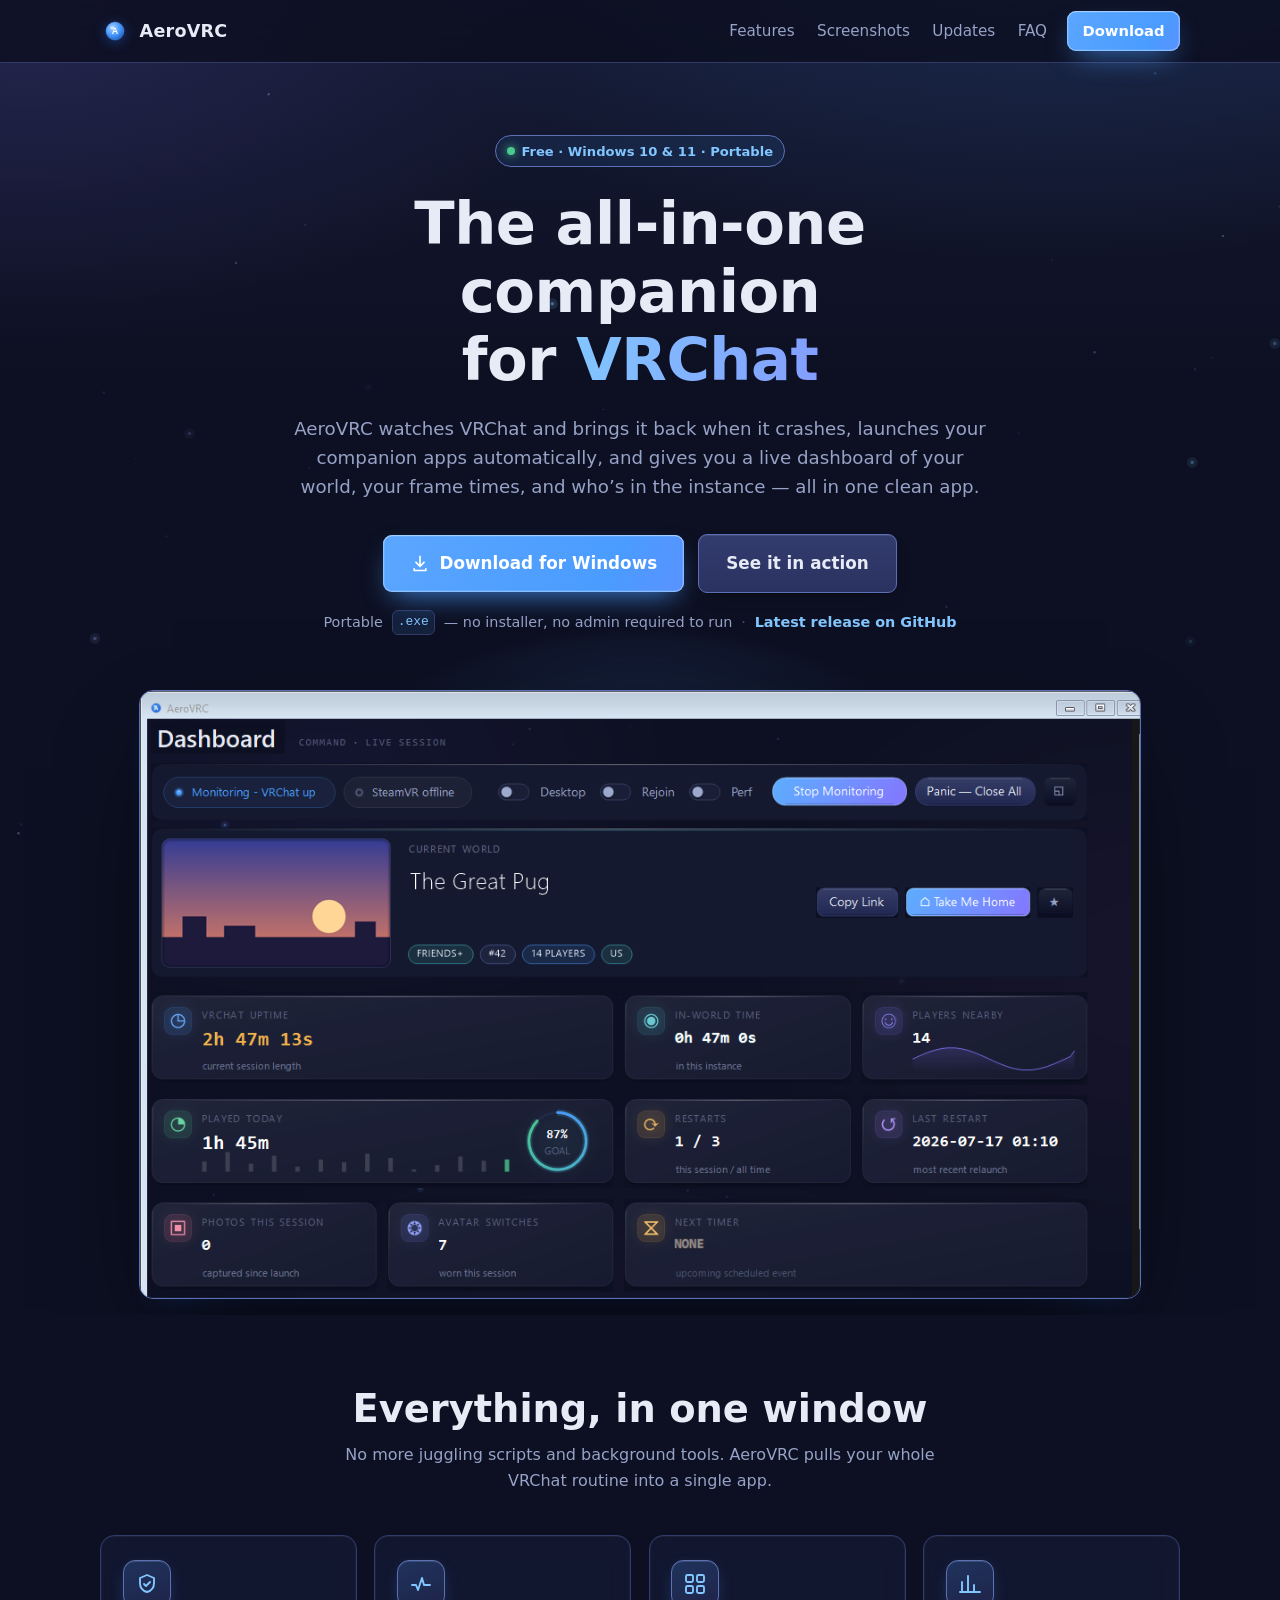
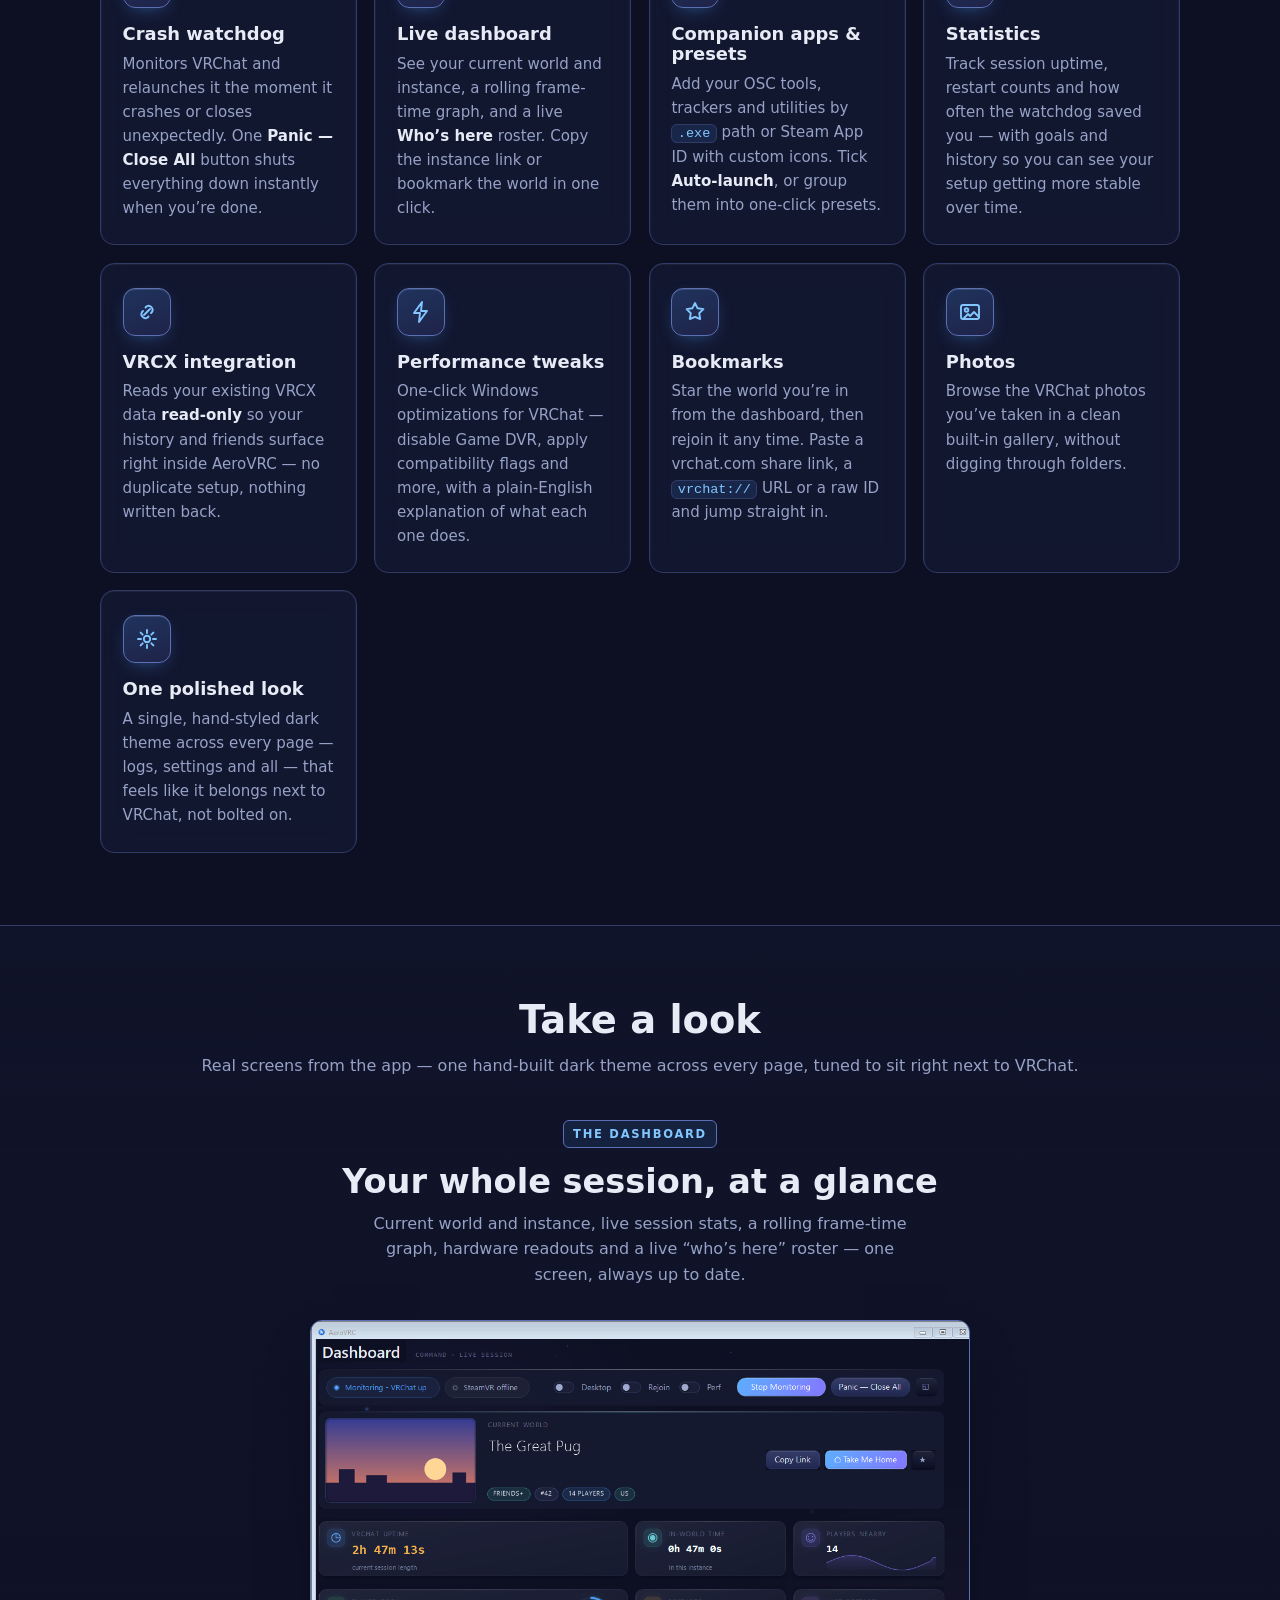
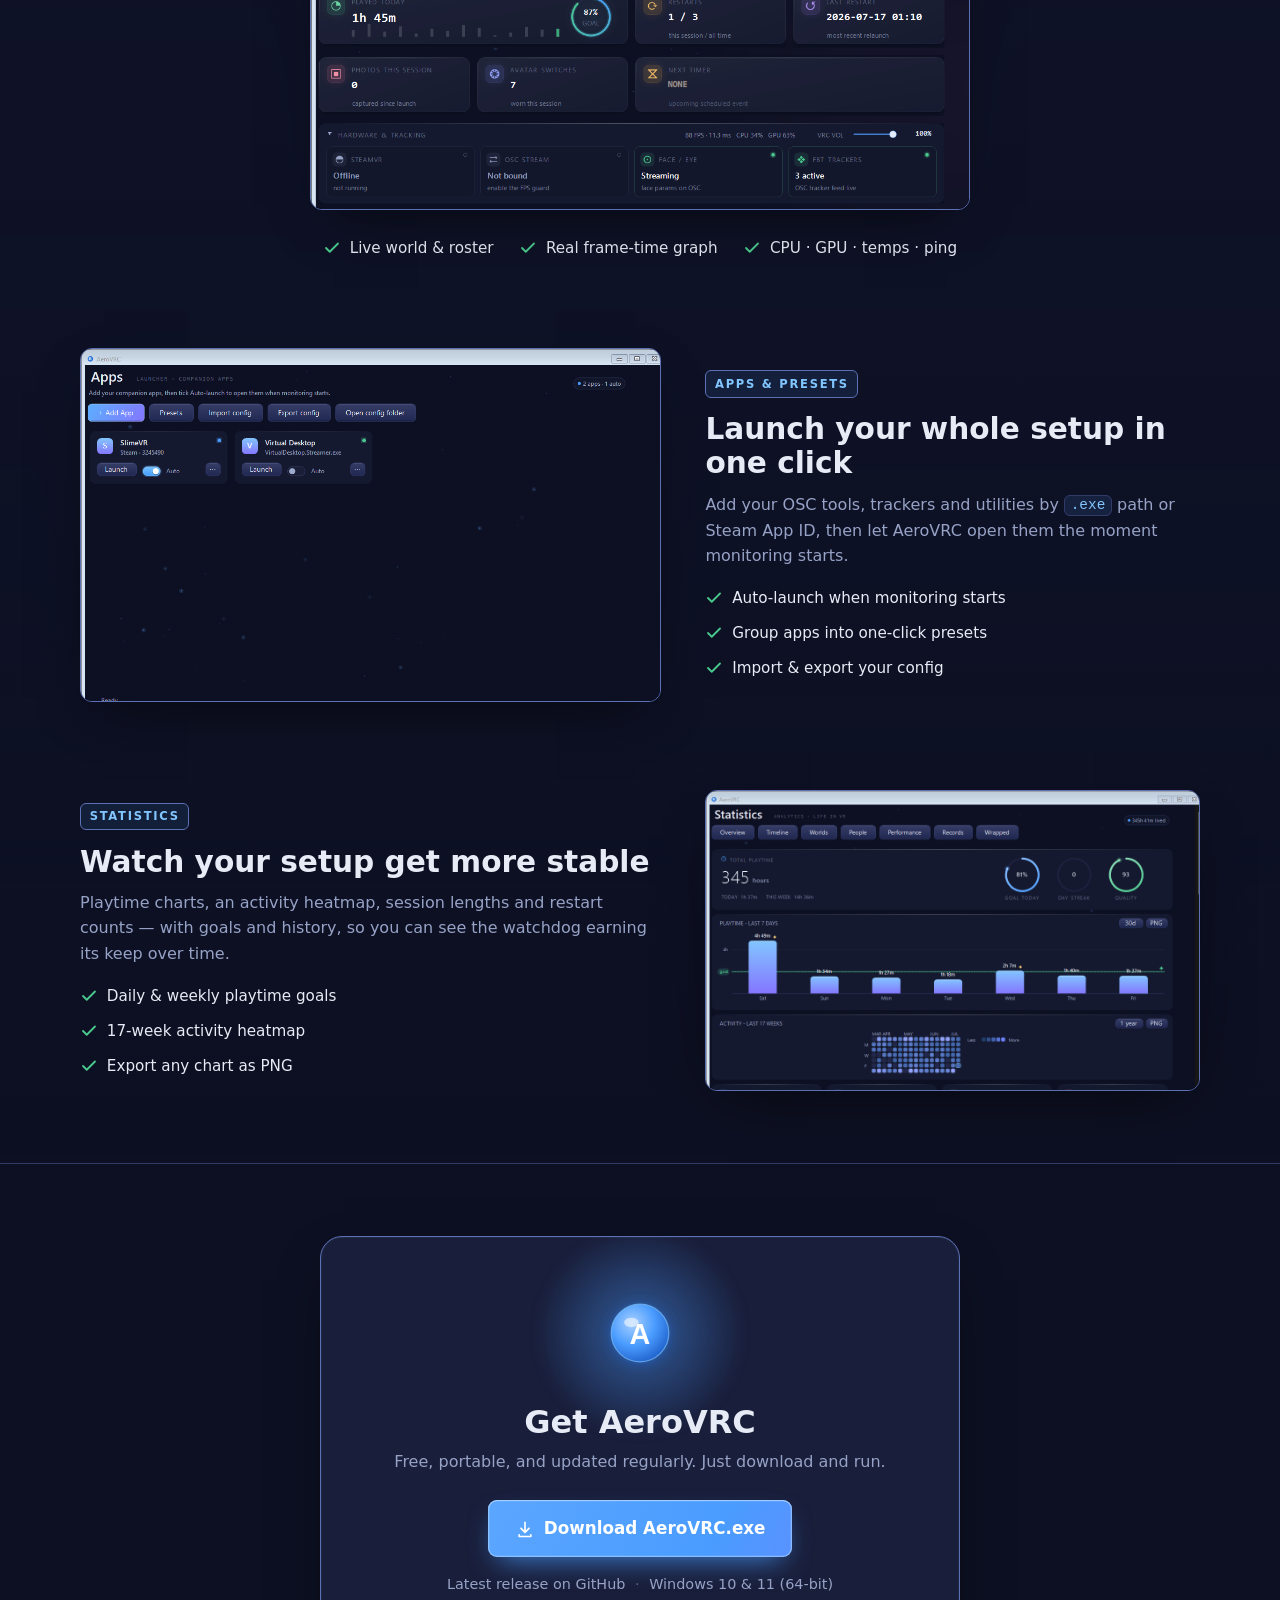
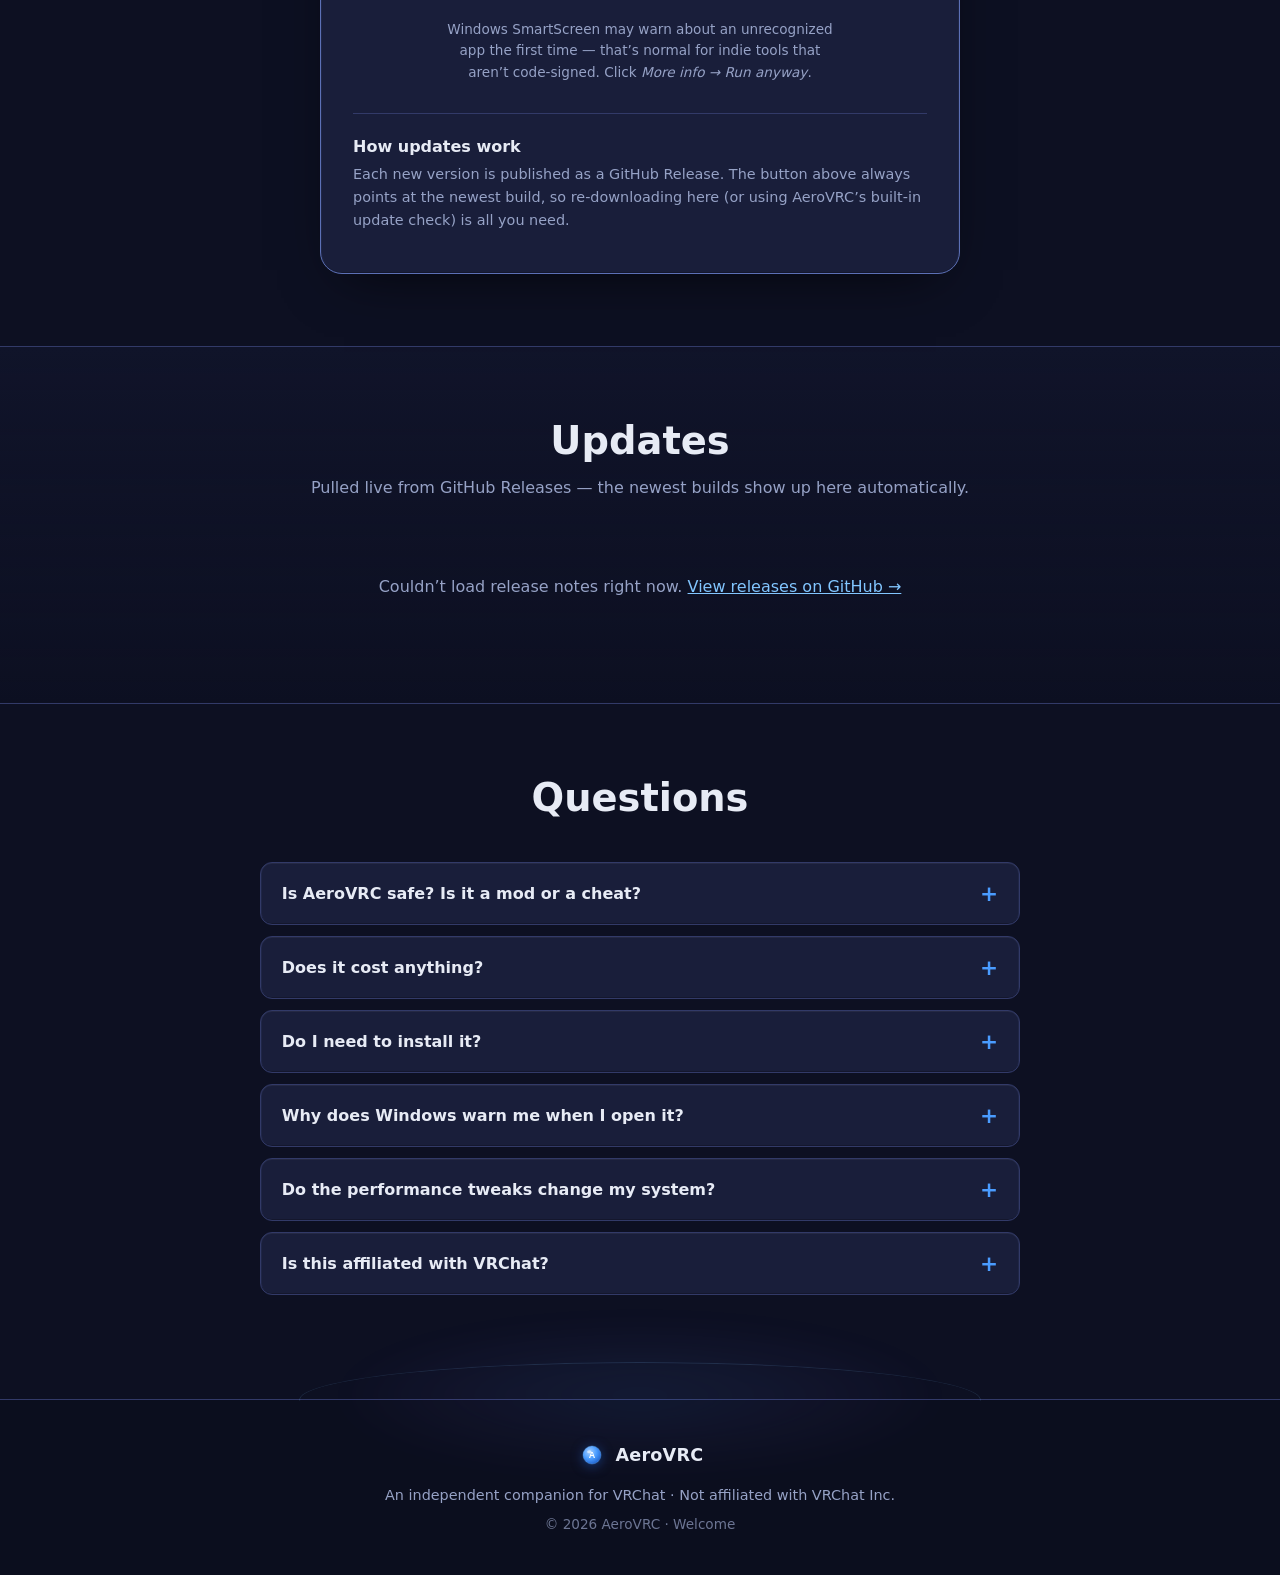
<file: home/index.html>
<!doctype html>
<html lang="en">
<head>
  <meta charset="utf-8" />
  <meta name="viewport" content="width=device-width, initial-scale=1" />
  <title>AeroVRC — The all-in-one companion for VRChat</title>
  <meta name="description" content="AeroVRC keeps VRChat running, launches your companion apps, and gives you a live dashboard, VRCX integration, and one-click performance tweaks — free for Windows." />

  <meta property="og:title" content="AeroVRC — The all-in-one companion for VRChat" />
  <meta property="og:description" content="Crash watchdog, live dashboard, companion-app launcher, VRCX integration and performance tweaks. Free for Windows 10 & 11." />
  <meta property="og:type" content="website" />
  <meta property="og:url" content="https://aerovrc.com/home" />
  <meta property="og:image" content="https://aerovrc.com/img/cs_dashboard.png" />
  <meta name="twitter:card" content="summary_large_image" />
  <meta name="twitter:image" content="https://aerovrc.com/img/cs_dashboard.png" />

  <link rel="canonical" href="https://aerovrc.com/home" />
  <link rel="icon" href="../favicon.ico" />
  <link rel="stylesheet" href="../style.css" />

  <!-- =====================================================================
       CONFIG  —  set your GitHub repo here as  "username/repo"
       Everything (download button + auto version) reads from this one line.
       ===================================================================== -->
  <script>window.AEROVRC_REPO = "CalamityTheWatcher/AeroVRC";</script>
</head>
<body>

  <!-- ===== animated sparkle backdrop (the app's signature look) ===== -->
  <canvas id="sparkles" aria-hidden="true"></canvas>

  <!-- ===== reusable orb "A" logo (matches the app's drawn nav logo) ===== -->
  <svg width="0" height="0" style="position:absolute" aria-hidden="true">
    <defs>
      <radialGradient id="orbGlow" cx="50%" cy="50%" r="50%">
        <stop offset="0%" stop-color="#4a9cff" stop-opacity=".55" />
        <stop offset="70%" stop-color="#4a9cff" stop-opacity="0" />
      </radialGradient>
      <radialGradient id="orbBody" cx="37%" cy="33%" r="75%">
        <stop offset="0%" stop-color="#a8d0ff" />
        <stop offset="52%" stop-color="#4a9cff" />
        <stop offset="100%" stop-color="#1c5cc8" />
      </radialGradient>
      <symbol id="orb" viewBox="0 0 100 100">
        <circle cx="50" cy="50" r="49" fill="url(#orbGlow)" />
        <circle cx="50" cy="50" r="30" fill="url(#orbBody)" stroke="#82c6ff" stroke-opacity=".65" stroke-width="1.3" />
        <ellipse cx="41" cy="39" rx="7.5" ry="5" fill="#fff" opacity=".55" />
        <text x="50" y="51" text-anchor="middle" dominant-baseline="central"
              font-family="'Segoe UI Semibold','Segoe UI',sans-serif" font-weight="700" font-size="30" fill="#fff">A</text>
      </symbol>
    </defs>
  </svg>

  <!-- ================= NAV ================= -->
  <header class="nav" id="top">
    <div class="nav-inner">
      <a class="brand" href="#top">
        <svg class="orb orb-sm"><use href="#orb" /></svg>
        <span class="brand-name">AeroVRC</span>
      </a>
      <nav class="nav-links">
        <a href="#features">Features</a>
        <a href="#screens">Screenshots</a>
        <a href="#updates">Updates</a>
        <a href="#faq">FAQ</a>
      </nav>
      <a class="btn btn-primary btn-sm" data-download href="#download">Download</a>
    </div>
  </header>

  <!-- ================= HERO ================= -->
  <section class="hero">
    <div class="hero-inner" data-stagger>
      <span class="pill"><span class="pill-dot"></span> Free · Windows 10 &amp; 11 · Portable</span>
      <h1>The all-in-one companion<br />for <span class="grad">VRChat</span></h1>
      <p class="lead">
        AeroVRC watches VRChat and brings it back when it crashes, launches your companion
        apps automatically, and gives you a live dashboard of your world, your frame times,
        and who&rsquo;s in the instance — all in one clean app.
      </p>
      <div class="hero-cta">
        <a class="btn btn-primary btn-lg" data-download href="#download">
          <svg viewBox="0 0 24 24" width="20" height="20" aria-hidden="true"><path fill="currentColor" d="M12 3a1 1 0 0 1 1 1v9.6l3.3-3.3a1 1 0 0 1 1.4 1.4l-5 5a1 1 0 0 1-1.4 0l-5-5a1 1 0 0 1 1.4-1.4l3.3 3.3V4a1 1 0 0 1 1-1Zm-7 15a1 1 0 0 1 1 1v1h12v-1a1 1 0 1 1 2 0v2a1 1 0 0 1-1 1H5a1 1 0 0 1-1-1v-2a1 1 0 0 1 1-1Z"/></svg>
          Download for Windows
        </a>
        <a class="btn btn-secondary btn-lg" href="#screens">See it in action</a>
      </div>
      <p class="cta-sub">
        Portable <code>.exe</code> — no installer, no admin required to run
        <span class="dot">·</span>
        <span class="cta-meta" data-version>Latest release</span>
      </p>
    </div>

    <!-- The real app — a live-session screenshot of the AeroVRC dashboard -->
    <div class="hero-shot reveal" style="--rd:340ms">
      <div class="orb-halo hero-glow" aria-hidden="true"></div>
      <figure class="device">
        <img src="../img/cs_dashboard.png" width="1120" height="680" loading="eager" decoding="async"
             alt="The AeroVRC dashboard while monitoring a live VRChat session — current world (The Great Pug, Friends+, 14 players), plus session stat cards for uptime, players, restarts and played-today." />
      </figure>
    </div>
  </section>

  <!-- ================= FEATURES ================= -->
  <section class="section" id="features">
    <div class="section-head reveal">
      <h2>Everything, in one window</h2>
      <p>No more juggling scripts and background tools. AeroVRC pulls your whole VRChat routine into a single app.</p>
    </div>

    <div class="grid" data-stagger>
      <article class="feature">
        <div class="ficon"><svg viewBox="0 0 24 24"><path d="M12 3l7 3v5c0 4.4-2.9 7.9-7 9-4.1-1.1-7-4.6-7-9V6l7-3z"/><path d="M9 12l2 2 4-4"/></svg></div>
        <h3>Crash watchdog</h3>
        <p>Monitors VRChat and relaunches it the moment it crashes or closes unexpectedly. One <strong>Panic — Close All</strong> button shuts everything down instantly when you&rsquo;re done.</p>
      </article>

      <article class="feature">
        <div class="ficon"><svg viewBox="0 0 24 24"><path d="M3 13h4l2 5 4-12 2 7h6"/></svg></div>
        <h3>Live dashboard</h3>
        <p>See your current world and instance, a rolling frame-time graph, and a live <strong>Who&rsquo;s here</strong> roster. Copy the instance link or bookmark the world in one click.</p>
      </article>

      <article class="feature">
        <div class="ficon"><svg viewBox="0 0 24 24"><rect x="3" y="3" width="7" height="7" rx="1.5"/><rect x="14" y="3" width="7" height="7" rx="1.5"/><rect x="3" y="14" width="7" height="7" rx="1.5"/><rect x="14" y="14" width="7" height="7" rx="1.5"/></svg></div>
        <h3>Companion apps &amp; presets</h3>
        <p>Add your OSC tools, trackers and utilities by <code>.exe</code> path or Steam App ID with custom icons. Tick <strong>Auto-launch</strong>, or group them into one-click presets.</p>
      </article>

      <article class="feature">
        <div class="ficon"><svg viewBox="0 0 24 24"><path d="M4 20V10M10 20V4M16 20v-7M22 20H2"/></svg></div>
        <h3>Statistics</h3>
        <p>Track session uptime, restart counts and how often the watchdog saved you — with goals and history so you can see your setup getting more stable over time.</p>
      </article>

      <article class="feature">
        <div class="ficon"><svg viewBox="0 0 24 24"><path d="M9 15l6-6"/><path d="M10.5 7.5l1-1a4 4 0 015.5 5.5l-1 1"/><path d="M13.5 16.5l-1 1a4 4 0 01-5.5-5.5l1-1"/></svg></div>
        <h3>VRCX integration</h3>
        <p>Reads your existing VRCX data <strong>read-only</strong> so your history and friends surface right inside AeroVRC — no duplicate setup, nothing written back.</p>
      </article>

      <article class="feature">
        <div class="ficon"><svg viewBox="0 0 24 24"><path d="M13 2L5 13h6l-1 9 8-11h-6l1-9z"/></svg></div>
        <h3>Performance tweaks</h3>
        <p>One-click Windows optimizations for VRChat — disable Game DVR, apply compatibility flags and more, with a plain-English explanation of what each one does.</p>
      </article>

      <article class="feature">
        <div class="ficon"><svg viewBox="0 0 24 24"><path d="M12 3l2.6 5.3 5.8.8-4.2 4.1 1 5.8L12 16.9 6.8 19l1-5.8L3.6 9.1l5.8-.8L12 3z"/></svg></div>
        <h3>Bookmarks</h3>
        <p>Star the world you&rsquo;re in from the dashboard, then rejoin it any time. Paste a vrchat.com share link, a <code>vrchat://</code> URL or a raw ID and jump straight in.</p>
      </article>

      <article class="feature">
        <div class="ficon"><svg viewBox="0 0 24 24"><rect x="3" y="5" width="18" height="14" rx="2"/><circle cx="8.5" cy="10" r="1.8"/><path d="M21 17l-5-5-4 4-2-2-4 4"/></svg></div>
        <h3>Photos</h3>
        <p>Browse the VRChat photos you&rsquo;ve taken in a clean built-in gallery, without digging through folders.</p>
      </article>

      <article class="feature">
        <div class="ficon"><svg viewBox="0 0 24 24"><path d="M12 3v3M12 18v3M3 12h3M18 12h3M5.6 5.6l2.1 2.1M16.3 16.3l2.1 2.1M18.4 5.6l-2.1 2.1M7.7 16.3l-2.1 2.1"/><circle cx="12" cy="12" r="3.2"/></svg></div>
        <h3>One polished look</h3>
        <p>A single, hand-styled dark theme across every page — logs, settings and all — that feels like it belongs next to VRChat, not bolted on.</p>
      </article>
    </div>
  </section>

  <!-- ================= SHOWCASE ================= -->
  <section class="section alt" id="screens">
    <div class="section-head reveal">
      <h2>Take a look</h2>
      <p>Real screens from the app — one hand-built dark theme across every page, tuned to sit right next to VRChat.</p>
    </div>

    <div class="showcase">
      <!-- The dashboard, in full -->
      <article class="feature-shot reveal">
        <span class="kicker">The dashboard</span>
        <h3>Your whole session, at a glance</h3>
        <p>Current world and instance, live session stats, a rolling frame-time graph, hardware
        readouts and a live &ldquo;who&rsquo;s here&rdquo; roster — one screen, always up to date.</p>
        <div class="feature-media">
          <div class="orb-halo hero-glow" aria-hidden="true"></div>
          <figure class="shot-frame">
            <img src="../img/cs_dashboard_full.png" width="1120" height="1460" loading="lazy" decoding="async"
                 alt="The full AeroVRC dashboard: session and performance stat cards with sparklines, a real frame-time graph with 60 and 90 FPS reference lines, system info, and the who's-here roster with join times." />
          </figure>
        </div>
        <ul class="ticks">
          <li><svg viewBox="0 0 24 24" aria-hidden="true"><path d="M20 6 9 17l-5-5"/></svg> Live world &amp; roster</li>
          <li><svg viewBox="0 0 24 24" aria-hidden="true"><path d="M20 6 9 17l-5-5"/></svg> Real frame-time graph</li>
          <li><svg viewBox="0 0 24 24" aria-hidden="true"><path d="M20 6 9 17l-5-5"/></svg> CPU · GPU · temps · ping</li>
        </ul>
      </article>

      <!-- Apps & presets -->
      <article class="show-row reveal">
        <div class="show-media">
          <figure class="shot-frame">
            <img src="../img/cs_apps.png" width="1120" height="680" loading="lazy" decoding="async"
                 alt="The Apps page listing companion apps — SlimeVR (auto-launch on) and Virtual Desktop — each with Launch, Auto-launch, Edit and Remove controls." />
          </figure>
        </div>
        <div class="show-copy">
          <span class="kicker">Apps &amp; presets</span>
          <h3>Launch your whole setup in one click</h3>
          <p>Add your OSC tools, trackers and utilities by <code>.exe</code> path or Steam App ID,
          then let AeroVRC open them the moment monitoring starts.</p>
          <ul class="ticks">
            <li><svg viewBox="0 0 24 24" aria-hidden="true"><path d="M20 6 9 17l-5-5"/></svg> Auto-launch when monitoring starts</li>
            <li><svg viewBox="0 0 24 24" aria-hidden="true"><path d="M20 6 9 17l-5-5"/></svg> Group apps into one-click presets</li>
            <li><svg viewBox="0 0 24 24" aria-hidden="true"><path d="M20 6 9 17l-5-5"/></svg> Import &amp; export your config</li>
          </ul>
        </div>
      </article>

      <!-- Statistics -->
      <article class="show-row reverse reveal">
        <div class="show-media">
          <figure class="shot-frame">
            <img src="../img/cs_statistics.png" width="1120" height="680" loading="lazy" decoding="async"
                 alt="The Statistics page with a 7-day playtime bar chart, a 17-week activity heatmap, and cards for total playtime, longest session, sessions recorded and restarts." />
          </figure>
        </div>
        <div class="show-copy">
          <span class="kicker">Statistics</span>
          <h3>Watch your setup get more stable</h3>
          <p>Playtime charts, an activity heatmap, session lengths and restart counts — with goals
          and history, so you can see the watchdog earning its keep over time.</p>
          <ul class="ticks">
            <li><svg viewBox="0 0 24 24" aria-hidden="true"><path d="M20 6 9 17l-5-5"/></svg> Daily &amp; weekly playtime goals</li>
            <li><svg viewBox="0 0 24 24" aria-hidden="true"><path d="M20 6 9 17l-5-5"/></svg> 17-week activity heatmap</li>
            <li><svg viewBox="0 0 24 24" aria-hidden="true"><path d="M20 6 9 17l-5-5"/></svg> Export any chart as PNG</li>
          </ul>
        </div>
      </article>
    </div>
  </section>

  <!-- ================= DOWNLOAD ================= -->
  <section class="section" id="download">
    <div class="download-card reveal">
      <div class="orb-halo dl"></div>
      <svg class="orb orb-lg"><use href="#orb" /></svg>
      <h2>Get AeroVRC</h2>
      <p class="dl-sub">Free, portable, and updated regularly. Just download and run.</p>
      <a class="btn btn-primary btn-lg" data-download href="#">
        <svg viewBox="0 0 24 24" width="20" height="20" aria-hidden="true"><path fill="currentColor" d="M12 3a1 1 0 0 1 1 1v9.6l3.3-3.3a1 1 0 0 1 1.4 1.4l-5 5a1 1 0 0 1-1.4 0l-5-5a1 1 0 0 1 1.4-1.4l3.3 3.3V4a1 1 0 0 1 1-1Zm-7 15a1 1 0 0 1 1 1v1h12v-1a1 1 0 1 1 2 0v2a1 1 0 0 1-1 1H5a1 1 0 0 1-1-1v-2a1 1 0 0 1 1-1Z"/></svg>
        Download AeroVRC.exe
      </a>
      <div class="dl-meta">
        <span data-version>Checking latest version…</span>
        <span class="dot">·</span>
        <span>Windows 10 &amp; 11 (64-bit)</span>
      </div>
      <p class="dl-note">
        Windows SmartScreen may warn about an unrecognized app the first time — that&rsquo;s normal for
        indie tools that aren&rsquo;t code-signed. Click <em>More info → Run anyway</em>.
      </p>
      <div class="how-updates">
        <h4>How updates work</h4>
        <p>Each new version is published as a GitHub Release. The button above always points at the
        newest build, so re-downloading here (or using AeroVRC&rsquo;s built-in update check) is all you need.</p>
      </div>
    </div>
  </section>

  <!-- ================= UPDATES / CHANGELOG ================= -->
  <section class="section alt" id="updates">
    <div class="section-head reveal">
      <h2>Updates</h2>
      <p>Pulled live from GitHub Releases — the newest builds show up here automatically.</p>
    </div>
    <div class="changelog" data-changelog>
      <div class="cl-empty">Loading release notes…</div>
    </div>
  </section>

  <!-- ================= FAQ ================= -->
  <section class="section" id="faq">
    <div class="section-head reveal">
      <h2>Questions</h2>
    </div>
    <div class="faq" data-stagger>
      <details>
        <summary>Is AeroVRC safe? Is it a mod or a cheat?</summary>
        <p>No. AeroVRC does not modify, inject into, or automate the VRChat client. It launches VRChat
        normally, watches whether the process is running, and reads VRChat&rsquo;s own local log files to
        show your current world and who&rsquo;s in the instance — the same public information the game already
        writes to disk. Your VRCX data is read <strong>read-only</strong>.</p>
      </details>
      <details>
        <summary>Does it cost anything?</summary>
        <p>No. AeroVRC is completely free.</p>
      </details>
      <details>
        <summary>Do I need to install it?</summary>
        <p>No installer — it&rsquo;s a single portable <code>.exe</code>. Put it wherever you like and run it.
        Settings are saved to your Windows <code>%APPDATA%</code> folder.</p>
      </details>
      <details>
        <summary>Why does Windows warn me when I open it?</summary>
        <p>AeroVRC isn&rsquo;t code-signed (certificates are expensive for a free tool), so SmartScreen shows a
        generic &ldquo;unrecognized app&rdquo; prompt. Choose <em>More info → Run anyway</em>. You can always
        re-download from this page to be sure you have the official build.</p>
      </details>
      <details>
        <summary>Do the performance tweaks change my system?</summary>
        <p>The Optimization page applies well-known Windows settings (like disabling Game DVR) that improve
        VRChat performance. Each tweak is explained in plain English before you apply it, and they&rsquo;re all
        standard, reversible Windows options.</p>
      </details>
      <details>
        <summary>Is this affiliated with VRChat?</summary>
        <p>No. AeroVRC is an independent, unofficial companion tool. VRChat is a trademark of VRChat Inc.,
        and AeroVRC is not endorsed by or associated with them.</p>
      </details>
    </div>
  </section>

  <!-- ================= FOOTER ================= -->
  <footer class="footer">
    <div class="footer-inner">
      <div class="foot-brand">
        <svg class="orb orb-sm"><use href="#orb" /></svg>
        <span class="brand-name">AeroVRC</span>
      </div>
      <p class="foot-note">An independent companion for VRChat · Not affiliated with VRChat Inc.</p>
      <p class="foot-copy">© <span data-year>2026</span> AeroVRC · <a href="../">Welcome</a></p>
    </div>
  </footer>

  <script src="../app.js"></script>
</body>
</html>
</file>
<file: style.css>
/* ============================================================
   AeroVRC website — reproduces the app's own painted look:
   deep-navy aurora + drifting sparkles, solid cards with lit
   edges, glossy azure->violet buttons with a glowing rim, and
   the animated orb "A" logo.
   ============================================================ */
:root{
  --bg:#0d1022;        --bg-top:#151a34;    --surface:#141832;
  --card:#191e3a;      --card-top:#22284c;
  --accent:#4a9cff;    --accent-hi:#82c6ff; --accent2:#8476ff;  --deep:#1c5cc8;
  --text:#e7ebf5;      --muted:#96a2c6;
  --border:#323a68;    --border-hi:#5c70b6;
  --success:#4aca8e;   --danger:#f06672;    --warning:#f2b24a;
  --nav:#0b0d1c;       --input:#161a32;
  --font:"Segoe UI","Segoe UI Variable",system-ui,-apple-system,Roboto,Helvetica,Arial,sans-serif;
  --font-semi:"Segoe UI Semibold","Segoe UI",system-ui,sans-serif;
  /* the lit-edge recipe every card/panel shares (top highlight + side rails + bottom shade) */
  --lit:inset 0 1px 0 rgba(255,255,255,.05),
        inset 1px 0 0 rgba(92,112,182,.10),
        inset -1px 0 0 rgba(92,112,182,.10),
        inset 0 -1px 0 rgba(0,0,0,.22);
  --float:0 20px 55px -24px rgba(0,0,0,.75);
}

*{box-sizing:border-box}
html{scroll-behavior:smooth}
body{
  margin:0;position:relative;
  font-family:var(--font);color:var(--text);
  background-color:var(--bg);
  /* aurora wash: soft azure top-right + violet top-left over deep navy */
  background-image:
    radial-gradient(1200px 620px at 82% -12%, rgba(74,156,255,.16), transparent 60%),
    radial-gradient(980px 560px at 2% 4%, rgba(132,118,255,.13), transparent 55%),
    linear-gradient(180deg,var(--bg-top),var(--bg) 42%);
  background-attachment:fixed;
  line-height:1.6;-webkit-font-smoothing:antialiased;
}

/* sparkle canvas sits behind everything, pinned to the viewport */
#sparkles{position:fixed;inset:0;width:100%;height:100%;z-index:0;pointer-events:none}
body > *:not(#sparkles):not(svg):not(.nav):not(.scroll-progress){position:relative;z-index:1}

a{color:inherit;text-decoration:none}
h1,h2,h3,h4{line-height:1.15;margin:0;font-family:var(--font-semi)}
code{
  font-family:Consolas,"SFMono-Regular",Menlo,monospace;
  background:rgba(74,156,255,.12);border:1px solid var(--border);
  padding:.08em .4em;border-radius:6px;font-size:.9em;color:var(--accent-hi);
}
.grad{background:linear-gradient(100deg,var(--accent-hi),var(--accent2));
  -webkit-background-clip:text;background-clip:text;color:transparent}

/* ---------- orb logo ---------- */
.orb{display:inline-block;line-height:0;filter:drop-shadow(0 2px 6px rgba(28,92,200,.55))}
.orb-xs{width:18px;height:18px}
.orb-sm{width:30px;height:30px}
.orb-lg{width:96px;height:96px}
.orb-halo{
  position:absolute;width:260px;height:260px;border-radius:50%;pointer-events:none;
  background:radial-gradient(circle,rgba(74,156,255,.5),rgba(74,156,255,0) 68%);
  filter:blur(6px);animation:breathe 5s ease-in-out infinite;z-index:0;
}
.orb-halo.dl{width:220px;height:220px;top:-14px;left:50%;transform:translateX(-50%)}
@keyframes breathe{0%,100%{opacity:.55;transform:scale(1)}50%{opacity:.9;transform:scale(1.08)}}
.orb-halo.dl{animation-name:breathe-dl}
@keyframes breathe-dl{0%,100%{opacity:.5;transform:translateX(-50%) scale(1)}50%{opacity:.85;transform:translateX(-50%) scale(1.08)}}

/* ---------- buttons ---------- */
.btn{
  position:relative;overflow:hidden;isolation:isolate;
  display:inline-flex;align-items:center;justify-content:center;gap:.55em;font-family:var(--font-semi);
  font-weight:600;border-radius:9px;cursor:pointer;border:0;white-space:nowrap;
  transition:transform .2s cubic-bezier(.2,.7,.2,1), box-shadow .25s ease, filter .2s ease, background-color .25s ease;
}
.btn:focus-visible{outline:2px solid var(--accent-hi);outline-offset:3px}
/* a diagonal highlight that sweeps across the button on hover */
.btn::before{content:"";position:absolute;top:0;bottom:0;left:-130%;width:55%;z-index:0;pointer-events:none;
  background:linear-gradient(100deg,transparent,rgba(255,255,255,.32),transparent);
  transform:skewX(-18deg);transition:left .6s cubic-bezier(.3,.5,.3,1)}
.btn:hover::before{left:155%}
.btn:active{transform:translateY(1px) scale(.985)}
.btn-primary{
  color:#fff;
  background:linear-gradient(118deg,#5ba6ff 0%,var(--accent) 42%,var(--accent2) 100%);
  background-size:175% 175%;animation:btnSheen 7s ease-in-out infinite;
  box-shadow:
    0 0 0 1.3px rgba(174,214,255,.6) inset,   /* glowing rim */
    0 1px 0 rgba(255,255,255,.35) inset,      /* top highlight */
    0 12px 28px -10px rgba(74,156,255,.8);    /* accent glow */
}
.btn-primary:hover{transform:translateY(-2px);filter:brightness(1.08);
  box-shadow:0 0 0 1.3px rgba(200,228,255,.8) inset,0 1px 0 rgba(255,255,255,.45) inset,0 20px 42px -12px rgba(74,156,255,1)}
.btn-primary:active{transform:translateY(0) scale(.99);filter:brightness(.95)}
@keyframes btnSheen{0%,100%{background-position:0% 50%}50%{background-position:100% 50%}}
.btn-sm{padding:.55em 1.05em;font-size:.92rem}
.btn-lg{padding:.9em 1.6em;font-size:1.05rem}
/* secondary button — mirrors the app's flat BtnBg control (subtle 3D + border) */
.btn-secondary{
  color:var(--text);
  background:linear-gradient(180deg,#323c6e,#2a3260);
  box-shadow:inset 0 1px 0 rgba(255,255,255,.09),0 1px 0 rgba(0,0,0,.25),0 8px 22px -14px rgba(0,0,0,.8);
  border:1px solid var(--border-hi);
}
.btn-secondary:hover{transform:translateY(-2px);background:linear-gradient(180deg,#3a4578,#313a6c);border-color:#6b7fc0}
.btn-secondary:active{transform:translateY(0);filter:brightness(.96)}

/* ---------- nav ---------- */
.nav{position:sticky;top:0;z-index:50;background:rgba(11,13,28,.75);
  backdrop-filter:blur(14px);-webkit-backdrop-filter:blur(14px);border-bottom:1px solid var(--border);
  transition:background .3s ease, box-shadow .3s ease, border-color .3s ease}
.nav.scrolled{background:rgba(11,13,28,.92);border-bottom-color:var(--border-hi);
  box-shadow:0 8px 30px -16px rgba(0,0,0,.8)}
.nav-inner{max-width:1120px;margin:0 auto;padding:.7rem 1.25rem;display:flex;align-items:center;gap:1.25rem;
  transition:padding .3s ease}
.nav.scrolled .nav-inner{padding-top:.5rem;padding-bottom:.5rem}
.brand{display:flex;align-items:center;gap:.6rem;transition:transform .2s ease}
.brand:hover{transform:translateY(-1px)}
.brand .orb{transition:transform .5s cubic-bezier(.2,.7,.2,1),filter .3s ease}
.brand:hover .orb{transform:rotate(8deg) scale(1.08);filter:drop-shadow(0 2px 10px rgba(74,156,255,.85))}
.brand-name{font-family:var(--font-semi);font-weight:700;font-size:1.1rem;letter-spacing:.2px}
.nav-links{display:flex;gap:1.4rem;margin-left:auto;font-size:.95rem;color:var(--muted)}
.nav-links a{position:relative;padding:.2rem 0;transition:color .2s ease}
.nav-links a::after{content:"";position:absolute;left:0;right:0;bottom:-1px;height:2px;border-radius:2px;
  background:linear-gradient(90deg,var(--accent),var(--accent2));transform:scaleX(0);transform-origin:left;
  transition:transform .25s cubic-bezier(.2,.7,.2,1)}
.nav-links a:hover{color:var(--text)}
.nav-links a:hover::after{transform:scaleX(1)}

/* ---------- hero ---------- */
.hero{padding:4.5rem 1.25rem 1rem;text-align:center;overflow:hidden}
.hero-inner{max-width:820px;margin:0 auto;display:flex;flex-direction:column;align-items:center}
.pill{display:inline-flex;align-items:center;gap:.5em;font-size:.82rem;font-weight:600;color:var(--accent-hi);
  background:rgba(74,156,255,.1);border:1px solid var(--border-hi);padding:.35em .85em;border-radius:999px;margin-bottom:1.4rem}
.pill-dot{width:8px;height:8px;border-radius:50%;background:var(--success);box-shadow:0 0 10px var(--success);
  animation:pulseDot 2.2s ease-in-out infinite}
@keyframes pulseDot{
  0%,100%{box-shadow:0 0 0 0 rgba(74,202,142,.55),0 0 10px var(--success)}
  55%{box-shadow:0 0 0 6px rgba(74,202,142,0),0 0 10px var(--success)}
}
.hero h1{font-size:clamp(2.3rem,5.4vw,3.7rem);font-weight:700;letter-spacing:-.5px}
.lead{color:var(--muted);font-size:1.14rem;max-width:60ch;margin:1.25rem auto 1.9rem}
.hero-cta{display:flex;align-items:center;justify-content:center;gap:.9rem;flex-wrap:wrap}
.cta-sub{color:var(--muted);font-size:.9rem;margin:1.1rem 0 0;display:inline-flex;gap:.55rem;align-items:center;flex-wrap:wrap;justify-content:center}
.cta-meta{color:var(--accent-hi);font-weight:600}
.cta-sub .dot{opacity:.45}

/* ---------- device frame (a real screenshot of the app) ---------- */
.hero-shot{position:relative;max-width:1010px;margin:3.4rem auto 0;padding:0 .25rem}
.hero-shot .orb-halo.hero-glow{top:-9%;left:50%;width:min(780px,92%);height:540px;opacity:.5;
  transform:translateX(-50%);animation-name:breathe-hero}
@keyframes breathe-hero{0%,100%{opacity:.4;transform:translateX(-50%) scale(1)}50%{opacity:.62;transform:translateX(-50%) scale(1.05)}}
.device{position:relative;z-index:1;margin:0;border-radius:14px;overflow:hidden;background:var(--nav);
  border:1px solid var(--border-hi);animation:floaty 7s ease-in-out infinite;
  box-shadow:var(--lit),0 44px 100px -34px rgba(0,0,0,.9),0 12px 30px -18px rgba(28,92,200,.5);
  transition:box-shadow .35s ease}
.device:hover{box-shadow:var(--lit),0 54px 120px -34px rgba(0,0,0,.95),0 18px 46px -18px rgba(74,156,255,.7)}
.device img{display:block;width:100%;height:auto}
@keyframes floaty{0%,100%{transform:translateY(0)}50%{transform:translateY(-9px)}}
/* faint glass sheen along the very top of the frame */
.device::after{content:"";position:absolute;inset:0;pointer-events:none;border-radius:14px;
  box-shadow:inset 0 1px 0 rgba(255,255,255,.09),inset 0 0 0 1px rgba(92,112,182,.12)}

/* ---------- sections ---------- */
.section{max-width:1120px;margin:0 auto;padding:4.5rem 1.25rem}
.section.alt{max-width:none;background:linear-gradient(180deg,rgba(20,24,50,.5),rgba(13,16,34,0));
  border-top:1px solid var(--border);border-bottom:1px solid var(--border)}
.section.alt > *{max-width:1120px;margin-left:auto;margin-right:auto}
.section-head{text-align:center;max-width:640px;margin:0 auto 2.6rem}
.section-head.tight{margin-bottom:1.7rem} /* heads without a subtitle sit closer to their content */
.section-head h2{font-size:clamp(1.7rem,3.5vw,2.4rem);font-weight:700}
.section-head p{color:var(--muted);margin:.7rem 0 0}

/* ---------- feature grid ---------- */
.grid{display:grid;grid-template-columns:repeat(4,1fr);gap:1.1rem}
.feature{background:var(--card);border:1px solid var(--border);border-radius:14px;padding:1.5rem 1.35rem;
  box-shadow:var(--lit);transition:transform .22s cubic-bezier(.2,.7,.2,1), border-color .22s ease, box-shadow .22s ease}
.feature:hover{transform:translateY(-5px);border-color:var(--border-hi);
  box-shadow:var(--lit),var(--float),0 0 0 1px rgba(74,156,255,.28),0 16px 40px -20px rgba(74,156,255,.55)}
.ficon{width:48px;height:48px;display:grid;place-items:center;border-radius:12px;margin-bottom:1rem;
  background:linear-gradient(160deg,rgba(74,156,255,.22),rgba(132,118,255,.12));
  border:1px solid var(--border-hi);box-shadow:inset 0 1px 0 rgba(255,255,255,.12),0 6px 18px -8px rgba(74,156,255,.55);
  transition:transform .3s cubic-bezier(.2,.7,.2,1), box-shadow .3s ease, background .3s ease}
.feature:hover .ficon{transform:translateY(-2px) rotate(-5deg);
  background:linear-gradient(160deg,rgba(74,156,255,.34),rgba(132,118,255,.2));
  box-shadow:inset 0 1px 0 rgba(255,255,255,.18),0 10px 26px -8px rgba(74,156,255,.8)}
.ficon svg{width:24px;height:24px;fill:none;stroke:var(--accent-hi);stroke-width:1.9;stroke-linecap:round;stroke-linejoin:round;
  transition:stroke .3s ease}
.feature:hover .ficon svg{stroke:#fff}
.feature h3{font-size:1.12rem;margin-bottom:.45rem}
.feature p{color:var(--muted);font-size:.94rem;margin:0}
.feature strong{color:var(--text);font-weight:600}

/* ---------- showcase (real screenshots) ---------- */
.showcase{display:flex;flex-direction:column;gap:5.5rem}
/* small-caps section label, matching the app's in-page headers */
.kicker{display:inline-block;font-family:var(--font-semi);font-weight:700;font-size:.72rem;letter-spacing:.15em;
  text-transform:uppercase;color:var(--accent-hi);padding:.32em .75em;border-radius:6px;margin-bottom:.9rem;
  background:rgba(74,156,255,.1);border:1px solid var(--border-hi)}

/* the reusable framed screenshot */
.shot-frame{position:relative;margin:0;border-radius:12px;overflow:hidden;background:var(--nav);
  border:1px solid var(--border-hi);box-shadow:var(--lit),var(--float);
  transition:transform .35s cubic-bezier(.2,.7,.2,1), box-shadow .35s ease, border-color .35s ease}
.shot-frame:hover{transform:translateY(-6px);border-color:#6b7fc0;
  box-shadow:var(--lit),0 40px 80px -30px rgba(0,0,0,.9),0 14px 40px -18px rgba(74,156,255,.5)}
.shot-frame img{display:block;width:100%;height:auto}
.shot-frame::after{content:"";position:absolute;inset:0;pointer-events:none;border-radius:12px;
  box-shadow:inset 0 1px 0 rgba(255,255,255,.08)}

/* hero screen of the showcase — the full dashboard, centred */
.feature-shot{text-align:center;position:relative}
.feature-shot h3{font-size:clamp(1.6rem,3vw,2.1rem);margin-bottom:.6rem}
.feature-shot > p{color:var(--muted);max-width:56ch;margin:0 auto}
.feature-media{position:relative;max-width:660px;margin:2rem auto 0}
.feature-media .orb-halo.hero-glow{top:4%;height:60%;width:min(560px,88%);opacity:.4}
.ticks{list-style:none;padding:0;margin:1.6rem auto 0;display:flex;gap:1.6rem;justify-content:center;flex-wrap:wrap}
.ticks li{display:flex;align-items:center;gap:.55rem;color:var(--text);font-size:.95rem;font-weight:500}
.ticks li svg{width:18px;height:18px;flex:none;fill:none;stroke:var(--success);stroke-width:2.4;stroke-linecap:round;stroke-linejoin:round}

/* alternating image / copy rows */
.show-row{display:grid;grid-template-columns:1.08fr .92fr;gap:2.8rem;align-items:center}
.show-row.reverse .show-media{order:2}
.show-copy h3{font-size:clamp(1.4rem,2.6vw,1.85rem);margin-bottom:.7rem}
.show-copy > p{color:var(--muted);margin:0 0 1.1rem}
.show-copy .ticks{justify-content:flex-start;margin-top:0}
.show-copy .ticks{flex-direction:column;gap:.65rem;align-items:flex-start}

/* ---------- download ---------- */
.download-card{position:relative;max-width:640px;margin:0 auto;text-align:center;overflow:hidden;
  background:var(--card);border:1px solid var(--border-hi);border-radius:22px;padding:3rem 2rem 2.6rem;box-shadow:var(--lit),var(--float)}
.download-card > *:not(.orb-halo){position:relative;z-index:1}
.download-card .orb-lg{margin-bottom:1rem}
.download-card h2{font-size:2rem}
.dl-sub{color:var(--muted);margin:.5rem 0 1.6rem}
.dl-meta{display:flex;align-items:center;justify-content:center;gap:.6rem;color:var(--muted);font-size:.9rem;margin-top:1rem;flex-wrap:wrap}
.dl-meta .dot{opacity:.5}
.dl-note{color:var(--muted);font-size:.85rem;margin:1.4rem auto 0;max-width:46ch}
.how-updates{margin-top:1.8rem;padding-top:1.5rem;border-top:1px solid var(--border);text-align:left}
.how-updates h4{font-size:1rem;margin-bottom:.4rem}
.how-updates p{color:var(--muted);font-size:.9rem;margin:0}

/* ---------- changelog ---------- */
.changelog{max-width:760px;margin:0 auto;display:flex;flex-direction:column;gap:1rem}
.cl-item{background:var(--card);border:1px solid var(--border);border-radius:14px;padding:1.2rem 1.4rem;box-shadow:var(--lit);
  transition:border-color .22s ease, box-shadow .22s ease, transform .22s ease;animation:fadeUp .5s ease both}
.cl-item:hover{transform:translateY(-3px);border-color:var(--border-hi);box-shadow:var(--lit),var(--float)}
.cl-top{display:flex;align-items:baseline;gap:.8rem;flex-wrap:wrap;margin-bottom:.5rem}
.cl-tag{font-family:var(--font-semi);font-weight:700;color:var(--accent-hi);font-size:1.1rem}
.cl-date{color:var(--muted);font-size:.85rem}
/* Release notes are rendered from Markdown (see renderNotes in app.js), so the
   body is a block container - no pre-wrap, the elements carry the spacing. */
.cl-body{color:var(--muted);font-size:.94rem;margin:0;overflow-wrap:anywhere}
.cl-body > :first-child{margin-top:0}
.cl-body > :last-child{margin-bottom:0}
.cl-body p{margin:.55rem 0}
.cl-body h3,.cl-body h4,.cl-body h5,.cl-body h6{
  font-family:var(--font-semi);font-weight:700;color:var(--text);line-height:1.32;margin:1.25rem 0 .55rem}
.cl-body h3{font-size:1.02rem}
.cl-body h4{font-size:.95rem}
.cl-body h5,.cl-body h6{font-size:.86rem;color:var(--accent-hi);letter-spacing:.04em;text-transform:uppercase}
.cl-body ul{margin:.5rem 0;padding:0;display:flex;flex-direction:column;gap:.34rem}
.cl-body li{list-style:none;position:relative;padding-left:1.05rem}
.cl-body li::before{content:"";position:absolute;left:.15rem;top:.62em;width:5px;height:5px;
  border-radius:50%;background:var(--accent);opacity:.9}
.cl-body blockquote{margin:.7rem 0;padding:.55rem .9rem;border-left:2px solid var(--border-hi);
  background:rgba(74,156,255,.05);border-radius:0 8px 8px 0;color:var(--muted)}
.cl-body strong{color:var(--text);font-weight:600}
.cl-body code{font-family:ui-monospace,"Cascadia Mono",Consolas,monospace;font-size:.88em;
  background:var(--input);border:1px solid var(--border);border-radius:5px;padding:.08em .4em;color:var(--text)}
.cl-body a{color:var(--accent-hi);text-decoration:underline;text-underline-offset:2px}
.cl-body a:hover{color:var(--text)}
.cl-empty{text-align:center;color:var(--muted);padding:2rem}
.cl-empty a{color:var(--accent-hi);text-decoration:underline}

/* ---------- faq ---------- */
.faq{max-width:760px;margin:0 auto;display:flex;flex-direction:column;gap:.7rem}
.faq details{background:var(--card);border:1px solid var(--border);border-radius:12px;padding:0 1.3rem;overflow:hidden;
  box-shadow:var(--lit);transition:border-color .25s ease, box-shadow .25s ease, background .25s ease}
.faq details:hover{border-color:var(--border-hi)}
.faq details[open]{border-color:var(--border-hi);box-shadow:var(--lit),0 12px 30px -18px rgba(0,0,0,.7)}
.faq summary{cursor:pointer;list-style:none;padding:1.1rem 0;font-family:var(--font-semi);font-weight:600;
  display:flex;justify-content:space-between;align-items:center;gap:1rem;transition:color .2s ease}
.faq summary:hover{color:var(--accent-hi)}
.faq summary::-webkit-details-marker{display:none}
.faq summary::after{content:"+";color:var(--accent);font-size:1.35rem;line-height:1;flex:none;
  transition:transform .28s cubic-bezier(.2,.7,.2,1),color .2s ease}
.faq summary:hover::after{color:var(--accent-hi)}
.faq details[open] summary::after{transform:rotate(135deg)}
.faq details p{color:var(--muted);margin:0 0 1.1rem}
.faq details[open] p{animation:fadeUp .32s ease both}

/* ---------- footer ---------- */
.footer{border-top:1px solid var(--border);margin-top:2rem;background:rgba(11,13,28,.55)}
.footer-inner{max-width:1120px;margin:0 auto;padding:2.5rem 1.25rem;text-align:center}
.foot-brand{display:inline-flex;align-items:center;gap:.55rem;margin-bottom:.7rem}
.foot-note{color:var(--muted);font-size:.9rem;margin:.2rem 0}
.foot-copy{color:var(--muted);opacity:.7;font-size:.85rem;margin:.4rem 0 0}

/* ---------- motion: shared keyframes + scroll reveal ---------- */
@keyframes fadeUp{from{opacity:0;transform:translateY(-6px)}to{opacity:1;transform:none}}

/* Elements start hidden only when JS is present (so no-JS keeps everything visible),
   then slide/fade in when they scroll into view. Staggered children get a delay. */
.js .reveal{opacity:0;transform:translateY(22px);
  transition:opacity .7s ease, transform .7s cubic-bezier(.2,.7,.2,1);transition-delay:var(--rd,0ms)}
.js .reveal.in{opacity:1;transform:none}

/* ---------- responsive ---------- */
@media (max-width:920px){
  .grid{grid-template-columns:repeat(2,1fr)}
  .showcase{gap:3.6rem}
  .show-row{grid-template-columns:1fr;gap:1.6rem}
  .show-row.reverse .show-media{order:0}
}
@media (max-width:640px){
  .grid{grid-template-columns:1fr}
  .lead{max-width:none}
  .hero{padding-top:3rem}
  .hero-shot{margin-top:2.4rem}
}
@media (prefers-reduced-motion:reduce){
  *{scroll-behavior:auto;animation:none!important;transition:none!important}
  .js .reveal{opacity:1!important;transform:none!important}
  .btn::before{display:none}
}

/* ============================================================
   ADDED COMPONENTS
   ============================================================ */

/* ---------- "what's new" pill (welcome splash) ---------- */
.whatsnew{display:inline-flex;align-items:center;gap:.55em;font-size:.82rem;font-weight:600;color:var(--accent-hi);
  background:rgba(74,156,255,.1);border:1px solid var(--border-hi);padding:.4em .95em;border-radius:999px;margin-bottom:1.2rem;
  transition:transform .2s ease,border-color .2s ease,background .2s ease}
.whatsnew:hover{transform:translateY(-1px);border-color:#6b7fc0;background:rgba(74,156,255,.17)}
.whatsnew .spark{width:7px;height:7px;border-radius:50%;background:var(--accent-hi);
  box-shadow:0 0 10px var(--accent);animation:pulseDot 2.2s ease-in-out infinite}
.whatsnew-arrow{transition:transform .2s ease}
.whatsnew:hover .whatsnew-arrow{transform:translateX(3px)}
.dl-downloads{color:var(--accent-hi);font-weight:600}

/* ---------- system requirements (download card) ---------- */
.sysreq{margin-top:1.8rem;padding-top:1.5rem;border-top:1px solid var(--border);text-align:left}
.sysreq h4{font-size:1rem;margin-bottom:.8rem}
.sysreq dl{display:grid;grid-template-columns:max-content 1fr;gap:.55rem 1.1rem;margin:0;font-size:.9rem}
.sysreq dt{color:var(--muted)}
.sysreq dd{margin:0;color:var(--text)}

/* ---------- tabbed screenshot gallery ---------- */
.tabs{max-width:940px;margin:0 auto}
.tab-btns{display:flex;flex-wrap:wrap;gap:.5rem;justify-content:center;margin-bottom:1.7rem}
.tab-btn{font-family:var(--font-semi);font-weight:600;font-size:.92rem;color:var(--muted);cursor:pointer;
  background:linear-gradient(180deg,#242b54,#1c2246);border:1px solid var(--border);border-radius:10px;padding:.55em 1.05em;
  transition:color .2s ease,border-color .2s ease,transform .2s ease,box-shadow .2s ease}
.tab-btn:hover{color:var(--text);border-color:var(--border-hi);transform:translateY(-1px)}
.tab-btn.is-active{color:#fff;border-color:transparent;
  background:linear-gradient(118deg,#5ba6ff,var(--accent) 55%,var(--accent2));
  box-shadow:0 0 0 1px rgba(174,214,255,.5) inset,0 10px 24px -12px rgba(74,156,255,.85)}
.tab-btn:focus-visible{outline:2px solid var(--accent-hi);outline-offset:3px}
.tab-panels{position:relative}
.tab-panel{display:none}
.tab-panel.is-active{display:block;animation:fadeUp .4s ease both}
.tab-cap{color:var(--muted);text-align:center;margin:1.15rem auto 0;max-width:64ch;font-size:.95rem}
.tab-cap strong{color:var(--text);font-weight:600}

/* ---------- feedback / bug reports ---------- */
.feedback{position:relative;max-width:640px;margin:0 auto;text-align:center;overflow:hidden;
  background:var(--card);border:1px solid var(--border-hi);border-radius:18px;padding:2.6rem 2rem;
  box-shadow:var(--lit),var(--float)}
.feedback h2{font-size:1.6rem}
.feedback > p{color:var(--muted);margin:.6rem auto 1.6rem;max-width:50ch}
.feedback .hero-cta{margin-bottom:0}
.feedback-email{margin:1.2rem 0 0;color:var(--muted);font-size:.9rem}
.feedback-email a{color:var(--accent-hi);text-decoration:underline}

/* ---------- contact form ---------- */
.form{max-width:560px;margin:1.8rem auto 0;text-align:left}
.form-row{display:grid;grid-template-columns:1fr 1fr;gap:1rem}
.field{display:block;margin-bottom:1rem}
.field > span{display:block;font-size:.85rem;font-weight:600;color:var(--text);margin-bottom:.4rem}
.field em{color:var(--muted);font-weight:400;font-style:normal;font-size:.9em}
.form input,.form select,.form textarea{width:100%;background:var(--input);border:1px solid var(--border-hi);
  border-radius:10px;color:var(--text);font:inherit;font-size:.95rem;padding:.7em .85em;
  transition:border-color .2s ease,box-shadow .2s ease}
.form input::placeholder,.form textarea::placeholder{color:var(--muted)}
.form input:focus,.form select:focus,.form textarea:focus{outline:none;border-color:var(--accent);
  box-shadow:0 0 0 3px rgba(74,156,255,.22)}
.form textarea{resize:vertical;min-height:120px}
.form select{appearance:none;-webkit-appearance:none;cursor:pointer;
  background-image:linear-gradient(45deg,transparent 50%,var(--muted) 50%),linear-gradient(135deg,var(--muted) 50%,transparent 50%);
  background-position:calc(100% - 18px) center,calc(100% - 13px) center;background-size:5px 5px,5px 5px;background-repeat:no-repeat}
.form-foot{display:flex;align-items:center;gap:1rem;flex-wrap:wrap;margin-top:.4rem}
.form-status{font-size:.9rem;color:var(--muted)}
.form-status.ok{color:var(--success)}
.form-status.err{color:var(--danger)}
@media (max-width:560px){ .form-row{grid-template-columns:1fr} }

/* ---------- changelog page toolbar ---------- */
.cl-toolbar{max-width:760px;margin:0 auto 1.6rem;display:flex;gap:.9rem;align-items:center;flex-wrap:wrap}
.cl-search{position:relative;flex:1;min-width:220px}
.cl-search input{width:100%;background:var(--input);border:1px solid var(--border-hi);border-radius:10px;
  color:var(--text);font:inherit;font-size:.95rem;padding:.7em 1em .7em 2.5em;transition:border-color .2s ease}
.cl-search input::placeholder{color:var(--muted)}
.cl-search input:focus{outline:2px solid var(--accent-hi);outline-offset:2px;border-color:var(--accent)}
.cl-search svg{position:absolute;left:.85em;top:50%;transform:translateY(-50%);width:18px;height:18px;
  fill:none;stroke:var(--muted);stroke-width:2;stroke-linecap:round}
.cl-count{color:var(--muted);font-size:.9rem;white-space:nowrap}
.cl-page{padding-top:2.5rem}

@media (max-width:640px){
  .tab-btn{font-size:.85rem;padding:.5em .85em}
  .sysreq dl{grid-template-columns:1fr;gap:.15rem}
  .sysreq dt{margin-top:.55rem}
  .cl-toolbar{flex-direction:column;align-items:stretch}
}

/* ---------- multi-page: mobile nav toggle ---------- */
.nav-inner{position:relative}
.nav-links a[aria-current="page"]{color:var(--text)}
.nav-links a[aria-current="page"]::after{transform:scaleX(1)}
.nav-toggle{display:none;flex-direction:column;gap:5px;width:42px;height:38px;
  align-items:center;justify-content:center;background:none;border:0;cursor:pointer;padding:0}
.nav-toggle:focus-visible{outline:2px solid var(--accent-hi);outline-offset:2px;border-radius:8px}
.nav-toggle span{display:block;width:22px;height:2px;border-radius:2px;background:var(--text);
  transition:transform .25s ease,opacity .2s ease}
.nav.open .nav-toggle span:nth-child(1){transform:translateY(7px) rotate(45deg)}
.nav.open .nav-toggle span:nth-child(2){opacity:0}
.nav.open .nav-toggle span:nth-child(3){transform:translateY(-7px) rotate(-45deg)}

@media (max-width:760px){
  .nav-toggle{display:flex;order:3}
  .nav-cta{order:2;margin-left:auto;margin-right:.3rem}
  .nav-links{order:4;position:absolute;top:100%;left:0;right:0;margin:0;flex-direction:column;gap:0;
    background:var(--nav);backdrop-filter:blur(14px);-webkit-backdrop-filter:blur(14px);
    border-bottom:1px solid var(--border);padding:.25rem 1.25rem .8rem;
    max-height:0;overflow:hidden;opacity:0;pointer-events:none;
    transition:max-height .3s ease,opacity .2s ease;box-shadow:0 20px 44px -22px rgba(0,0,0,.85)}
  .nav.open .nav-links{max-height:75vh;opacity:1;pointer-events:auto}
  .nav-links a{padding:.85rem .2rem;border-bottom:1px solid var(--border);width:100%}
  .nav-links a:last-child{border-bottom:0}
  .nav-links a::after{display:none}
}

/* ---------- interior page heading ---------- */
.section-head h1{font-size:clamp(1.9rem,4.2vw,2.7rem);font-weight:700;letter-spacing:-.3px}

/* ---------- home hub: "explore" cards ---------- */
.explore{display:grid;grid-template-columns:repeat(3,1fr);gap:1.1rem;max-width:1120px;margin:0 auto}
.explore-card{display:flex;flex-direction:column;align-items:flex-start;background:var(--card);
  border:1px solid var(--border);border-radius:14px;padding:1.5rem 1.35rem;box-shadow:var(--lit);color:var(--text);
  transition:transform .22s cubic-bezier(.2,.7,.2,1), border-color .22s ease, box-shadow .22s ease}
.explore-card:hover{transform:translateY(-5px);border-color:var(--border-hi);
  box-shadow:var(--lit),var(--float),0 0 0 1px rgba(74,156,255,.28),0 16px 40px -20px rgba(74,156,255,.55)}
.explore-card .ficon{margin-bottom:.9rem}
.explore-card h3{font-size:1.1rem;display:flex;align-items:center;gap:.5rem;width:100%;justify-content:space-between}
.explore-card h3 .arrow{color:var(--accent);transition:transform .2s ease}
.explore-card:hover h3 .arrow{transform:translateX(4px)}
.explore-card p{color:var(--muted);font-size:.92rem;margin:.4rem 0 0}
@media (max-width:920px){ .explore{grid-template-columns:repeat(2,1fr)} }
@media (max-width:560px){ .explore{grid-template-columns:1fr} }

/* ============================================================
   POLISH PASS — glass, 3D tilt, wireframe headset, live stats,
   animated icons, neon scrollbar, scroll progress, spotlight.
   ============================================================ */

/* ---------- neon scrollbar ---------- */
html{scrollbar-color:#3a5da8 #0b0d1c;scrollbar-width:thin;
  color-scheme:dark; /* native widgets (select popups, pickers) match the theme */
  /* decorative elements must never summon the horizontal scrollbar
     (clip, unlike hidden, creates no scroll container — sticky nav is safe) */
  overflow-x:clip}
::-webkit-scrollbar{width:12px;height:12px}
::-webkit-scrollbar-track{background:#0b0d1c}
::-webkit-scrollbar-thumb{background:linear-gradient(180deg,#3a5da8,var(--accent));
  border-radius:8px;border:3px solid #0b0d1c}
::-webkit-scrollbar-thumb:hover{background:linear-gradient(180deg,var(--accent),var(--accent-hi))}
::-webkit-scrollbar-corner{background:#0b0d1c}

/* ---------- scroll progress bar (created by app.js) ---------- */
.scroll-progress{position:fixed;top:0;left:0;right:0;height:2px;z-index:60;pointer-events:none;
  transform:scaleX(0);transform-origin:left;opacity:0;transition:opacity .3s ease;
  background:linear-gradient(90deg,var(--accent),var(--accent2));
  box-shadow:0 0 10px rgba(74,156,255,.65)}
.scroll-progress.visible{opacity:1}

/* ---------- headline gradient shimmer ---------- */
.grad{background-size:200% auto;animation:gradShift 7s ease-in-out infinite}
@keyframes gradShift{0%,100%{background-position:0% 50%}50%{background-position:100% 50%}}

/* ---------- "what's new" beacon: expanding ping ring ---------- */
.whatsnew .spark{position:relative}
.whatsnew .spark::after{content:"";position:absolute;inset:-2px;border-radius:50%;
  border:1px solid var(--accent-hi);opacity:0;animation:ping 2.2s ease-out infinite}
@keyframes ping{0%{transform:scale(.55);opacity:.85}75%,100%{transform:scale(2.4);opacity:0}}

/* ---------- glassmorphism: cards go frosted over the sparkle field ---------- */
.explore-card,.feature,.stat{
  background:rgba(25,30,58,.55);
  backdrop-filter:blur(12px) saturate(1.25);-webkit-backdrop-filter:blur(12px) saturate(1.25)}
.whatsnew,.pill{backdrop-filter:blur(8px);-webkit-backdrop-filter:blur(8px)}

/* cursor-tracking spotlight on cards (position set by app.js as --mx/--my) */
.explore-card,.feature{position:relative}
.explore-card::before,.feature::before{content:"";position:absolute;inset:0;border-radius:inherit;
  pointer-events:none;opacity:0;transition:opacity .35s ease;
  background:radial-gradient(340px circle at var(--mx,50%) var(--my,50%),rgba(116,177,255,.13),transparent 65%)}
.explore-card:hover::before,.feature:hover::before{opacity:1}

/* ---------- animated icons: strokes redraw on hover (pathLength set by app.js) ---------- */
.explore-card:hover .ficon{transform:translateY(-2px) rotate(-5deg);
  background:linear-gradient(160deg,rgba(74,156,255,.34),rgba(132,118,255,.2));
  box-shadow:inset 0 1px 0 rgba(255,255,255,.18),0 10px 26px -8px rgba(74,156,255,.8)}
.explore-card:hover .ficon svg{stroke:#fff}
.explore-card:hover .ficon svg *{stroke:#fff}
.js .explore-card:hover .ficon svg *,
.js .feature:hover .ficon svg *{animation:icondraw .7s cubic-bezier(.4,0,.2,1) both}
.js .explore-card:hover .ficon svg *:nth-child(2),
.js .feature:hover .ficon svg *:nth-child(2){animation-delay:.09s}
.js .explore-card:hover .ficon svg *:nth-child(3),
.js .feature:hover .ficon svg *:nth-child(3){animation-delay:.18s}
.js .explore-card:hover .ficon svg *:nth-child(4),
.js .feature:hover .ficon svg *:nth-child(4){animation-delay:.27s}
@keyframes icondraw{from{stroke-dasharray:1;stroke-dashoffset:1}to{stroke-dasharray:1;stroke-dashoffset:0}}

/* ---------- hero: wireframe headset canvas behind the headline ---------- */
.hero{position:relative}
.hero-inner{position:relative;z-index:1}
.hero-headset{position:absolute;left:50%;top:-8px;transform:translateX(-50%);
  width:min(680px,96vw);height:360px;opacity:.42;pointer-events:none;z-index:0;
  -webkit-mask-image:radial-gradient(ellipse 62% 55% at center,#000 45%,transparent 78%);
  mask-image:radial-gradient(ellipse 62% 55% at center,#000 45%,transparent 78%)}

/* ---------- hero shot: 3D mouse tilt + glare + violet back-glow ---------- */
.hero-shot{perspective:1100px}
.device[data-tilt]{transform-style:preserve-3d;will-change:transform}
.device.tilt-live{animation:none} /* JS drives the float+tilt instead of the CSS bob */
.tilt-glare{position:absolute;inset:0;z-index:2;pointer-events:none;border-radius:inherit;
  opacity:0;transition:opacity .4s ease;
  background:radial-gradient(480px circle at var(--gx,50%) var(--gy,20%),rgba(255,255,255,.15),rgba(255,255,255,0) 62%)}
.hero-shot:hover .tilt-glare{opacity:1}
.orb-halo.hero-glow2{top:18%;left:4%;width:min(440px,55%);height:400px;opacity:.5;
  background:radial-gradient(circle,rgba(132,118,255,.42),rgba(132,118,255,0) 68%);
  filter:blur(10px);animation:breathe 6.5s ease-in-out infinite;animation-delay:1.6s}

/* ---------- live stat band ---------- */
.statband-wrap{max-width:1120px;margin:0 auto;padding:0 1.25rem 4.5rem}
.statband{display:grid;grid-template-columns:repeat(3,1fr);gap:1.1rem;max-width:880px;margin:0 auto}
.stat{text-align:center;padding:1.45rem 1rem 1.3rem;border-radius:14px;border:1px solid var(--border);
  box-shadow:var(--lit);transition:transform .22s cubic-bezier(.2,.7,.2,1),border-color .22s ease,box-shadow .22s ease}
.stat:hover{transform:translateY(-3px);border-color:var(--border-hi);
  box-shadow:var(--lit),0 16px 40px -20px rgba(74,156,255,.45)}
.stat-num{display:block;font-family:var(--font-semi);font-weight:700;line-height:1.15;
  font-size:clamp(1.6rem,3.2vw,2.2rem);
  background:linear-gradient(100deg,var(--accent-hi),var(--accent2));
  -webkit-background-clip:text;background-clip:text;color:transparent}
.stat-label{display:block;color:var(--muted);font-size:.78rem;margin-top:.35rem;
  letter-spacing:.09em;text-transform:uppercase;font-weight:600}
@media (max-width:640px){.statband{grid-template-columns:1fr;gap:.8rem;max-width:340px}}

/* ---------- footer: live VRChat players badge ---------- */
.live-badge[hidden]{display:none}
.live-badge{display:inline-flex;align-items:center;gap:.6rem;margin:.9rem auto .4rem;
  padding:.45em 1.05em;border-radius:999px;font-size:.85rem;color:var(--text);
  background:rgba(74,202,142,.08);border:1px solid rgba(74,202,142,.35);
  backdrop-filter:blur(8px);-webkit-backdrop-filter:blur(8px)}
.live-badge .live-dot{width:8px;height:8px;border-radius:50%;background:var(--success);
  box-shadow:0 0 10px var(--success);animation:pulseDot 2.2s ease-in-out infinite;flex:none}
.live-badge strong{color:var(--success);font-family:var(--font-semi)}

@media (prefers-reduced-motion:reduce){
  .hero-headset{opacity:.3}
  .tilt-glare{display:none}
}

/* ============================================================
   SHOWCASE PASS — aurora, grid floor, typewriter, orbits,
   boot-up reveal, ghost cursor, stacked panes, mini dashboard,
   border sweep, icon bursts, beams, odometer stats, the
   before/after crash slider, rescue timeline, footer portal.
   ============================================================ */

/* ---------- 4. aurora ribbon behind the hero ---------- */
.aurora{position:absolute;left:50%;top:-140px;width:1240px;height:640px;z-index:0;pointer-events:none;
  transform:translateX(-50%);filter:blur(60px);opacity:.5;mix-blend-mode:screen;
  background:
    radial-gradient(38% 45% at 30% 55%, rgba(132,118,255,.38), transparent 70%),
    radial-gradient(42% 50% at 70% 45%, rgba(74,156,255,.36), transparent 70%),
    radial-gradient(28% 38% at 50% 62%, rgba(96,225,255,.22), transparent 70%);
  animation:aurora 26s ease-in-out infinite alternate}
@keyframes aurora{
  0%{transform:translateX(-56%) rotate(-4deg) scale(1)}
  50%{transform:translateX(-46%) rotate(3deg) scale(1.1)}
  100%{transform:translateX(-52%) rotate(-2deg) scale(1.03)}}

/* ---------- 5. wireframe floor at the hero horizon ---------- */
.grid-floor{position:absolute;left:0;right:0;bottom:-2px;height:300px;z-index:0;pointer-events:none;
  perspective:440px;opacity:.5;overflow:hidden;
  -webkit-mask-image:radial-gradient(75% 95% at 50% 100%, #000 30%, transparent 82%);
  mask-image:radial-gradient(75% 95% at 50% 100%, #000 30%, transparent 82%)}
.grid-floor::before{content:"";position:absolute;left:-40%;right:-40%;top:0;height:220%;
  transform-origin:50% 0;transform:rotateX(58deg);
  background:
    repeating-linear-gradient(90deg, rgba(74,156,255,.2) 0 1px, transparent 1px 90px),
    repeating-linear-gradient(0deg, rgba(74,156,255,.18) 0 1px, transparent 1px 64px);
  animation:gridmove 3.6s linear infinite}
@keyframes gridmove{to{background-position:0 64px,0 64px}}
.hero-shot{position:relative;z-index:1}

/* ---------- 6. typewriter in the lead ---------- */
.tw{background:linear-gradient(100deg,var(--accent-hi),var(--accent2));
  -webkit-background-clip:text;background-clip:text;color:transparent;
  background-size:200% auto;animation:gradShift 7s ease-in-out infinite;font-weight:600}
.tw-caret{display:inline-block;width:2px;height:1.05em;background:var(--accent-hi);vertical-align:-.18em;
  margin-left:2px;box-shadow:0 0 8px rgba(74,156,255,.8);animation:caretblink 1.1s steps(1,end) infinite}
@keyframes caretblink{50%{opacity:0}}
.hero .lead{min-height:4.9em}
@media (max-width:640px){.hero .lead{min-height:8.2em}}

/* ---------- 7. satellites orbiting the orb logo ---------- */
.orb-orbit{position:relative;display:inline-flex;line-height:0}
.orb-orbit .orbit{position:absolute;inset:-6px;transform:rotate(-16deg) scaleY(.45);pointer-events:none}
.orb-orbit .orbit i{position:absolute;inset:0;animation:orbitspin 6s linear infinite}
.orb-orbit .orbit i::before{content:"";position:absolute;top:50%;left:-2px;width:4px;height:4px;margin-top:-2px;
  border-radius:50%;background:var(--accent-hi);box-shadow:0 0 6px var(--accent)}
.orb-orbit .orbit.o2{inset:-10px;transform:rotate(24deg) scaleY(.5)}
.orb-orbit .orbit.o2 i{animation-duration:9.5s;animation-direction:reverse}
.orb-orbit .orbit.o2 i::before{width:3px;height:3px;background:var(--accent2);box-shadow:0 0 6px var(--accent2)}
@keyframes orbitspin{to{transform:rotate(360deg)}}

/* ---------- 8. boot-up reveal of the hero window ---------- */
.device{z-index:1}
.js .hero-shot .device img{clip-path:inset(0 0 100% 0)}
.js .hero-shot.in .device img{animation:bootwipe .9s steps(6,end) .55s forwards}
@keyframes bootwipe{from{clip-path:inset(0 0 100% 0)}to{clip-path:inset(0 0 0 0)}}
.boot-trace{position:absolute;inset:0;width:100%;height:100%;z-index:3;pointer-events:none}
.boot-trace rect{fill:none;stroke:var(--accent-hi);stroke-width:2;stroke-dasharray:1;stroke-dashoffset:1;
  filter:drop-shadow(0 0 6px rgba(74,156,255,.8))}
.js .hero-shot.in .boot-trace rect{animation:boottrace .75s ease-out .1s forwards}
@keyframes boottrace{to{stroke-dashoffset:0}}
.js .hero-shot.in .boot-trace{animation:bootfade .6s ease 1.35s forwards}
@keyframes bootfade{to{opacity:0}}
.boot-scan{position:absolute;left:0;right:0;top:0;height:3px;z-index:2;opacity:0;pointer-events:none;
  background:linear-gradient(90deg,transparent,var(--accent-hi),transparent);
  box-shadow:0 0 14px rgba(74,156,255,.8)}
.js .hero-shot.in .boot-scan{animation:bootscan .9s linear .55s forwards}
@keyframes bootscan{0%{opacity:1;top:0}88%{opacity:1}100%{top:calc(100% - 3px);opacity:0}}

/* ---------- 9. ghost cursor wandering the screenshot ---------- */
.ghost-cursor{position:absolute;z-index:4;width:17px;height:24px;left:58%;top:62%;opacity:0;pointer-events:none;
  filter:drop-shadow(0 2px 4px rgba(0,0,0,.6));animation:ghostmove 16s ease-in-out 4s infinite}
.ghost-cursor svg{width:100%;height:100%}
@keyframes ghostmove{
  0%,4%{left:58%;top:62%;opacity:0;transform:scale(1)}
  8%{opacity:.95}
  16%{left:85.8%;top:17.5%;opacity:.95}
  17.5%{transform:scale(.8)}
  19%{transform:scale(1)}
  27%{left:65.6%;top:17.8%;opacity:.95}
  28.5%{transform:scale(.8)}
  30%{transform:scale(1)}
  38%{left:58%;top:62%;opacity:.95}
  42%,100%{left:58%;top:62%;opacity:0}}
.ghost-ripple{position:absolute;z-index:3;width:36px;height:36px;margin:-18px 0 0 -18px;border-radius:50%;
  pointer-events:none;opacity:0;border:2px solid var(--accent-hi);box-shadow:0 0 12px rgba(74,156,255,.6)}
.gr1{left:86.4%;top:19%;animation:ghostrip1 16s ease-out 4s infinite}
.gr2{left:66.2%;top:19.2%;animation:ghostrip2 16s ease-out 4s infinite}
@keyframes ghostrip1{0%,16.5%{opacity:0;transform:scale(.3)}17.5%{opacity:.9;transform:scale(.55)}22%,100%{opacity:0;transform:scale(1.3)}}
@keyframes ghostrip2{0%,28%{opacity:0;transform:scale(.3)}29%{opacity:.9;transform:scale(.55)}33.5%,100%{opacity:0;transform:scale(1.3)}}

/* ---------- 10. depth-stacked panes behind the window ---------- */
.stack-pane{position:absolute;left:50%;top:0;width:96%;height:100%;z-index:0;pointer-events:none;border-radius:14px;
  transform:translateX(-50%) translateY(-22px) scale(.955);
  background:linear-gradient(180deg,rgba(34,40,76,.55),rgba(20,24,50,.3) 55%);
  border:1px solid rgba(92,112,182,.35);
  box-shadow:0 -12px 40px -22px rgba(74,156,255,.35)}
.stack-pane.p2{transform:translateX(-50%) translateY(-42px) scale(.905);opacity:.55;border-color:rgba(92,112,182,.22)}

/* ---------- 16. mini live session card ---------- */
.mini-dash{position:absolute;top:-38px;right:-14px;width:232px;z-index:3;text-align:left;
  background:rgba(25,30,58,.72);border:1px solid var(--border-hi);border-radius:14px;padding:.9rem 1rem .95rem;
  backdrop-filter:blur(12px) saturate(1.25);-webkit-backdrop-filter:blur(12px) saturate(1.25);
  box-shadow:var(--lit),0 24px 50px -22px rgba(0,0,0,.8),0 8px 30px -14px rgba(74,156,255,.4);
  animation:floatmd 6.5s ease-in-out .8s infinite}
@keyframes floatmd{0%,100%{transform:translateY(0)}50%{transform:translateY(-7px)}}
.md-top{display:flex;align-items:center;gap:.45rem;font-size:.72rem;font-weight:600;color:var(--accent-hi);
  letter-spacing:.02em;margin-bottom:.5rem}
.md-dot{width:7px;height:7px;border-radius:50%;background:var(--success);box-shadow:0 0 8px var(--success);
  animation:pulseDot 2.2s ease-in-out infinite;flex:none}
.md-world{font-family:var(--font-semi);font-weight:700;font-size:1rem}
.md-sub{color:var(--muted);font-size:.75rem;margin-bottom:.65rem}
.md-row{display:grid;grid-template-columns:1.4fr 1fr;gap:.5rem;border-top:1px solid var(--border);padding-top:.6rem}
.md-label{display:block;color:var(--muted);font-size:.66rem;text-transform:uppercase;letter-spacing:.08em;font-weight:600}
.md-val{display:block;font-family:Consolas,"SFMono-Regular",Menlo,monospace;font-size:.88rem;color:var(--accent-hi);
  font-variant-numeric:tabular-nums}
@media (max-width:960px){.mini-dash{display:none}}

/* ---------- 11. animated border sweep on cards ---------- */
@property --bang{syntax:"<angle>";initial-value:0deg;inherits:false}
.explore-card::after,.feature::after{content:"";position:absolute;inset:-1px;border-radius:15px;padding:1px;
  pointer-events:none;opacity:0;transition:opacity .3s ease;
  background:conic-gradient(from var(--bang),transparent 0turn,transparent .6turn,
    rgba(74,156,255,.85) .76turn,rgba(130,198,255,1) .82turn,rgba(132,118,255,.85) .88turn,transparent .98turn);
  -webkit-mask:linear-gradient(#000 0 0) content-box,linear-gradient(#000 0 0);
  -webkit-mask-composite:xor;
  mask:linear-gradient(#000 0 0) content-box,linear-gradient(#000 0 0);mask-composite:exclude}
.explore-card:hover::after,.feature:hover::after{opacity:1;animation:bsweep 2.6s linear infinite}
@keyframes bsweep{to{--bang:360deg}}

/* ---------- 12. icon burst dots (spawned by app.js on hover) ---------- */
.ficon{position:relative}
.ficon .burst{position:absolute;inset:0;pointer-events:none}
.ficon .burst i{position:absolute;left:50%;top:50%;width:4px;height:4px;margin:-2px 0 0 -2px;border-radius:50%;
  background:var(--accent-hi);box-shadow:0 0 8px var(--accent);opacity:0;
  animation:burstfly .7s cubic-bezier(.2,.7,.3,1) forwards}
@keyframes burstfly{
  0%{transform:translate(0,0) scale(.5);opacity:0}
  12%{opacity:1}
  55%{transform:translate(var(--bx),var(--by)) scale(1);opacity:.95}
  100%{transform:translate(0,0) scale(.35);opacity:0}}

/* ---------- 13. divider beam with a traveling pulse ---------- */
.beam{position:relative;height:1px;width:min(1120px,calc(100% - 2.5rem));margin:0 auto;
  background:linear-gradient(90deg,transparent,var(--border-hi),transparent)}
.beam::after{content:"";position:absolute;top:-1px;height:3px;width:140px;border-radius:3px;left:0;opacity:0;
  background:linear-gradient(90deg,transparent,var(--accent-hi),transparent);
  box-shadow:0 0 12px rgba(74,156,255,.7);animation:beamrun 7s cubic-bezier(.45,.1,.55,.9) infinite}
/* the pulse stays inside the beam's own width — running past the edge used
   to widen the page and flash the horizontal scrollbar in and out */
@keyframes beamrun{
  0%{left:0;opacity:0}
  10%{opacity:1}
  48%{left:calc(100% - 140px);opacity:1}
  56%,100%{left:calc(100% - 140px);opacity:0}}

/* ---------- 15. odometer digits in the stat band ---------- */
.odo{display:inline-flex;align-items:flex-start;--odoh:1.18em}
.odo-col{display:inline-block;height:var(--odoh);overflow:hidden}
.odo-strip{display:block;transform:translateY(0);transition:transform 1.35s cubic-bezier(.22,.75,.28,1.07)}
.odo-cell,.odo-sep{display:block;height:var(--odoh);line-height:var(--odoh);
  background:linear-gradient(180deg,var(--accent-hi),var(--accent2));
  -webkit-background-clip:text;background-clip:text;color:transparent}

/* ---------- 17. before / after crash slider ---------- */
.ba{max-width:940px;margin:0 auto}
.ba-frame{position:relative;margin:0;border-radius:14px;overflow:hidden;background:var(--nav);
  border:1px solid var(--border-hi);box-shadow:var(--lit),var(--float)}
.ba-frame img{display:block;width:100%;height:auto;-webkit-user-select:none;user-select:none;-webkit-user-drag:none}
.ba-under{filter:grayscale(1) brightness(.4) contrast(.92)}
.ba-frame .ba-over{position:absolute;inset:0;width:100%;height:100%;object-fit:cover;
  clip-path:inset(0 0 0 var(--pos,50%))}
.ba-handle{position:absolute;top:0;bottom:0;left:var(--pos,50%);width:2px;margin-left:-1px;z-index:2;pointer-events:none;
  background:linear-gradient(180deg,var(--accent-hi),var(--accent2));box-shadow:0 0 14px rgba(74,156,255,.85)}
.ba-knob{position:absolute;top:50%;left:50%;transform:translate(-50%,-50%);width:42px;height:42px;border-radius:50%;
  display:grid;place-items:center;color:#fff;
  background:linear-gradient(118deg,#5ba6ff,var(--accent) 55%,var(--accent2));
  box-shadow:0 0 0 1.5px rgba(174,214,255,.7) inset,0 8px 22px -8px rgba(74,156,255,.9)}
.ba-knob svg{width:20px;height:20px;fill:none;stroke:#fff;stroke-width:2.4;stroke-linecap:round;stroke-linejoin:round}
.ba-frame input[type=range]{position:absolute;inset:0;width:100%;height:100%;opacity:0;cursor:ew-resize;margin:0;z-index:3;
  -webkit-appearance:none;appearance:none;background:transparent}
/* the crash dressing lives on the "before" side only, sharing the handle's clip */
.ba-crash{position:absolute;inset:0;z-index:1;pointer-events:none;
  clip-path:inset(0 calc(100% - var(--pos,50%)) 0 0)}
/* .ba-frame img sets width:100%, so this selector needs the extra class to win.
   The dialog stays centred in the crashed side's visible region via calc() */
.ba-frame .ba-dialog-img{position:absolute;left:calc(var(--pos,50%)/2);top:50%;
  transform:translate(-50%,-50%);width:clamp(230px,33%,320px);height:auto;border-radius:6px;
  border:1px solid rgba(0,0,0,.35);
  /* offset translucent copies = the classic frozen-window ghost trail */
  box-shadow:0 18px 50px -12px rgba(0,0,0,.8),
             13px 13px 0 rgba(246,247,250,.06),
             26px 26px 0 rgba(246,247,250,.035)}
@media (max-width:640px){
  .ba-frame .ba-dialog-img{width:clamp(200px,58%,300px)}
}

/* big watermark titles, each centred in its side's visible region —
   calc() keeps them tracking the handle as it drags */
.ba-reveal{position:absolute;inset:0;z-index:1;pointer-events:none;
  clip-path:inset(0 0 0 var(--pos,50%))}
.ba-word{position:absolute;top:50%;transform:translate(-50%,-50%);z-index:1;pointer-events:none;
  font-family:var(--font-semi);font-weight:800;text-transform:uppercase;text-align:center;
  letter-spacing:.06em;line-height:1.08;font-size:clamp(1.3rem,3.6vw,3rem);
  -webkit-user-select:none;user-select:none;text-shadow:0 2px 26px rgba(0,0,0,.5)}
.ba-word-l{left:calc(var(--pos,50%)/2);top:18%;color:rgba(255,163,173,.32)}
.ba-word-r{left:calc(50% + var(--pos,50%)/2);color:rgba(139,240,193,.3)}

/* ---------- 19. rescue timeline ---------- */
.rescue{max-width:880px;margin:3rem auto 0}
.rescue-line{list-style:none;display:grid;grid-template-columns:repeat(4,1fr);gap:.6rem;margin:0;padding:0;position:relative}
.rescue-line::before{content:"";position:absolute;left:2%;right:2%;top:9px;height:2px;border-radius:2px;background:var(--border)}
.rescue-line::after{content:"";position:absolute;left:2%;top:9px;height:2px;width:96%;border-radius:2px;
  transform:scaleX(0);transform-origin:left;
  background:linear-gradient(90deg,var(--danger),var(--accent),var(--success));
  box-shadow:0 0 10px rgba(74,156,255,.5)}
.rescue.in .rescue-line::after{animation:rescuefill 2.2s cubic-bezier(.3,.6,.3,1) .35s forwards}
@keyframes rescuefill{to{transform:scaleX(1)}}
.rescue-line li{position:relative;text-align:center;padding-top:2.1rem;opacity:.3;transform:translateY(6px);
  transition:opacity .5s ease,transform .5s ease}
.rescue.in li{opacity:1;transform:none}
.rescue.in li:nth-child(1),.rescue.in li:nth-child(1) .r-dot{transition-delay:.4s}
.rescue.in li:nth-child(2),.rescue.in li:nth-child(2) .r-dot{transition-delay:1s}
.rescue.in li:nth-child(3),.rescue.in li:nth-child(3) .r-dot{transition-delay:1.6s}
.rescue.in li:nth-child(4),.rescue.in li:nth-child(4) .r-dot{transition-delay:2.25s}
.r-dot{position:absolute;top:2px;left:50%;margin-left:-8px;width:16px;height:16px;border-radius:50%;z-index:1;
  background:var(--card-top);border:2px solid var(--border-hi);
  transition:border-color .4s ease,box-shadow .4s ease,background .4s ease}
.rescue.in li .r-dot{border-color:var(--accent);box-shadow:0 0 12px rgba(74,156,255,.7)}
.rescue.in li.r-bad .r-dot{border-color:var(--danger);box-shadow:0 0 12px rgba(240,102,114,.7)}
.rescue.in li.r-good .r-dot{border-color:var(--success);box-shadow:0 0 12px rgba(74,202,142,.75)}
.rescue-line strong{display:block;font-family:var(--font-semi);font-size:.95rem}
.rescue-line em{display:block;color:var(--muted);font-style:normal;font-size:.82rem;margin-top:.2rem}
@media (max-width:640px){
  .rescue-line{grid-template-columns:1fr;gap:1.2rem}
  .rescue-line::before{left:7px;right:auto;top:2%;bottom:2%;width:2px;height:auto}
  .rescue-line::after{left:7px;top:2%;width:2px;height:96%;transform:scaleY(0);transform-origin:top;
    background:linear-gradient(180deg,var(--danger),var(--accent),var(--success))}
  .rescue.in .rescue-line::after{animation-name:rescuefillv}
  .rescue-line li{text-align:left;padding:0 0 0 2.1rem}
  .r-dot{left:0;top:2px;margin-left:0}
}
@keyframes rescuefillv{to{transform:scaleY(1)}}

/* ---------- 20. footer world-portal ---------- */
.footer{overflow:visible}
.footer::before{content:"";position:absolute;left:50%;top:0;transform:translate(-50%,-52%);z-index:0;pointer-events:none;
  width:min(880px,92vw);height:210px;border-radius:50%;filter:blur(18px);
  background:radial-gradient(50% 50% at 50% 50%, rgba(74,156,255,.3), rgba(132,118,255,.14) 45%, transparent 72%);
  opacity:var(--portal,.35);transition:opacity .25s ease}
.footer::after{content:"";position:absolute;left:50%;top:0;transform:translate(-50%,-50%);z-index:0;pointer-events:none;
  width:min(680px,80vw);height:74px;border-radius:50%;border:1px solid rgba(130,198,255,.55);
  -webkit-mask-image:linear-gradient(180deg,#000 0 50%,transparent 52%);
  mask-image:linear-gradient(180deg,#000 0 50%,transparent 52%);
  box-shadow:0 -6px 24px -6px rgba(74,156,255,.5);
  opacity:calc(var(--portal,.35)*.9);transition:opacity .25s ease}
.footer-inner{position:relative;z-index:1}

/* ============================================================
   CONTACT REFRESH — glass card with animated border + texture,
   floating labels, glowing focus, pill links, neon bug icon.
   ============================================================ */

/* geometric heading font (Poppins is loaded by contact.html) */
.page-contact h1,.page-contact h2,.page-contact h3{font-family:"Poppins",var(--font-semi)}
.section-head h1,.section-head h2{text-wrap:balance} /* no one-word orphan lines */

/* neon bug badge above the heading */
.contact-bug{display:inline-grid;place-items:center;width:56px;height:56px;margin-bottom:1rem;border-radius:16px;
  background:linear-gradient(160deg,rgba(74,156,255,.22),rgba(132,118,255,.12));
  border:1px solid var(--border-hi);
  box-shadow:inset 0 1px 0 rgba(255,255,255,.12),0 8px 26px -8px rgba(74,156,255,.6)}
.contact-bug svg{width:30px;height:30px;fill:none;stroke:var(--accent-hi);stroke-width:1.8;
  stroke-linecap:round;stroke-linejoin:round;animation:bugpulse 3.2s ease-in-out infinite}
@keyframes bugpulse{
  0%,100%{filter:drop-shadow(0 0 4px rgba(74,156,255,.5))}
  50%{filter:drop-shadow(0 0 11px rgba(74,156,255,.95))}}

/* card: wider, softer corners, frosted, faint grid texture */
.feedback{max-width:720px;border-radius:24px;border-color:var(--border);
  background:
    repeating-linear-gradient(0deg, rgba(130,198,255,.025) 0 1px, transparent 1px 26px),
    repeating-linear-gradient(90deg, rgba(130,198,255,.025) 0 1px, transparent 1px 26px),
    rgba(25,30,58,.55);
  backdrop-filter:blur(14px) saturate(1.2);-webkit-backdrop-filter:blur(14px) saturate(1.2)}
/* slow always-on gradient sweep around the card's edge */
.feedback::before{content:"";position:absolute;inset:0;border-radius:inherit;padding:1px;pointer-events:none;opacity:.85;
  background:conic-gradient(from var(--bang),transparent 0turn,transparent .55turn,
    rgba(74,156,255,.7) .72turn,rgba(130,198,255,.95) .78turn,rgba(132,118,255,.7) .84turn,transparent .97turn);
  -webkit-mask:linear-gradient(#000 0 0) content-box,linear-gradient(#000 0 0);
  -webkit-mask-composite:xor;
  mask:linear-gradient(#000 0 0) content-box,linear-gradient(#000 0 0);mask-composite:exclude;
  animation:bsweep 9s linear infinite}
.feedback > *{position:relative;z-index:1}
.form{max-width:620px}
.form-row{gap:1.4rem}

/* inputs: inset depth, glowing focus */
.form input,.form select,.form textarea{border-color:var(--border);
  box-shadow:inset 0 2px 6px rgba(0,0,0,.35),inset 0 1px 0 rgba(0,0,0,.25)}
.form input:focus,.form select:focus,.form textarea:focus{outline:none;border-color:var(--accent);
  box-shadow:inset 0 2px 6px rgba(0,0,0,.3),0 0 0 3px rgba(74,156,255,.2),0 0 20px rgba(74,156,255,.3)}

/* floating labels */
.field.float{position:relative}
.field.float > input,.field.float > select,.field.float > textarea{padding:1.35em .85em .5em}
.field.float > span{position:absolute;left:.95em;top:.98em;margin:0;font-size:.95rem;font-weight:500;color:var(--muted);
  pointer-events:none;white-space:nowrap;max-width:calc(100% - 1.7em);overflow:hidden;text-overflow:ellipsis;
  border-radius:5px;
  transition:top .18s ease,left .18s ease,font-size .18s ease,color .18s ease,letter-spacing .18s ease}
.field.float > input:focus + span,
.field.float > input:not(:placeholder-shown) + span,
.field.float > textarea:focus + span,
.field.float > textarea:not(:placeholder-shown) + span,
.field.float > select + span{top:.5em;left:.7em;font-size:.66rem;font-weight:700;letter-spacing:.08em;
  text-transform:uppercase;color:var(--accent-hi);
  /* a subtle chip so scrolled textarea text can't collide with the label */
  background:rgba(22,26,50,.92);padding:.12em .45em}
/* Chrome autofill: :placeholder-shown isn't reliable there, so float explicitly */
.field.float > input:-webkit-autofill + span{top:.5em;left:.7em;font-size:.66rem;font-weight:700;letter-spacing:.08em;
  text-transform:uppercase;color:var(--accent-hi);background:rgba(22,26,50,.92);padding:.12em .45em}
.field.float > span em{text-transform:none;letter-spacing:0}
/* keep autofilled inputs dark instead of Chrome's pale yellow */
.form input:-webkit-autofill{
  -webkit-text-fill-color:var(--text);caret-color:var(--text);
  -webkit-box-shadow:0 0 0 60px var(--input) inset;
  transition:background-color 99999s ease}

/* quieter "(optional)" note */
.field em{font-style:italic;font-size:.78em;color:#6b7698;font-weight:400}

/* custom select chevron */
.form select{background-image:url("data:image/svg+xml,%3Csvg xmlns='http://www.w3.org/2000/svg' viewBox='0 0 24 24' fill='none' stroke='%2382c6ff' stroke-width='2.2' stroke-linecap='round' stroke-linejoin='round'%3E%3Cpath d='m6 9 6 6 6-6'/%3E%3C/svg%3E");
  background-position:calc(100% - 14px) center;background-size:15px 15px;background-repeat:no-repeat}

/* themed textarea resize handle (WebKit) */
.form textarea::-webkit-resizer{
  background:url("data:image/svg+xml,%3Csvg xmlns='http://www.w3.org/2000/svg' viewBox='0 0 16 16'%3E%3Cpath d='M13 6 6 13M13 10l-3 3' stroke='%234a9cff' stroke-width='1.6' stroke-linecap='round'/%3E%3C/svg%3E") no-repeat center/12px 12px}

/* hint under the message box */
.field-hint{margin:-.45rem 0 1rem;font-size:.78rem;color:var(--muted)}

/* send button: paper plane + livelier hover */
.form button[type=submit] .send-ico{transition:transform .25s cubic-bezier(.2,.7,.2,1)}
.form button[type=submit]:hover{transform:translateY(-2px) scale(1.03)}
.form button[type=submit]:hover .send-ico{transform:translate(2px,-2px) rotate(-14deg)}
.form button[type=submit]:active{transform:translateY(0) scale(.99)}

/* pill-shaped GitHub / email links */
.contact-links{display:flex;gap:.7rem;justify-content:center;flex-wrap:wrap;margin-top:1.5rem}
.pill-link{display:inline-flex;align-items:center;gap:.5em;padding:.5em 1.05em;border-radius:999px;
  font-size:.88rem;font-weight:600;color:var(--accent-hi);background:rgba(74,156,255,.1);
  border:1px solid var(--border-hi);
  transition:transform .2s ease,background .2s ease,border-color .2s ease,box-shadow .2s ease}
.pill-link:hover{transform:translateY(-2px);background:rgba(74,156,255,.18);border-color:#6b7fc0;
  box-shadow:0 10px 24px -12px rgba(74,156,255,.7)}
.pill-link:focus-visible{outline:2px solid var(--accent-hi);outline-offset:3px}
.pill-link svg{width:16px;height:16px;flex:none}
.pill-link .pl-stroke{fill:none;stroke:currentColor;stroke-width:2;stroke-linecap:round;stroke-linejoin:round}

/* iOS zooms the page when focusing controls under 16px — keep them at 16px on phones */
@media (max-width:640px){
  .form input,.form select,.form textarea{font-size:16px}
}

/* ---------- reduced motion for the showcase pass ---------- */
@media (prefers-reduced-motion:reduce){
  .js .hero-shot .device img{clip-path:none!important}
  .rescue-line li,.rescue.in li{opacity:1!important;transform:none!important}
  .rescue-line::after{transform:scaleX(1)!important}
  .ghost-cursor,.ghost-ripple,.boot-scan{display:none}
  .aurora{opacity:.32}
  .grid-floor{opacity:.35}
}
</file>
